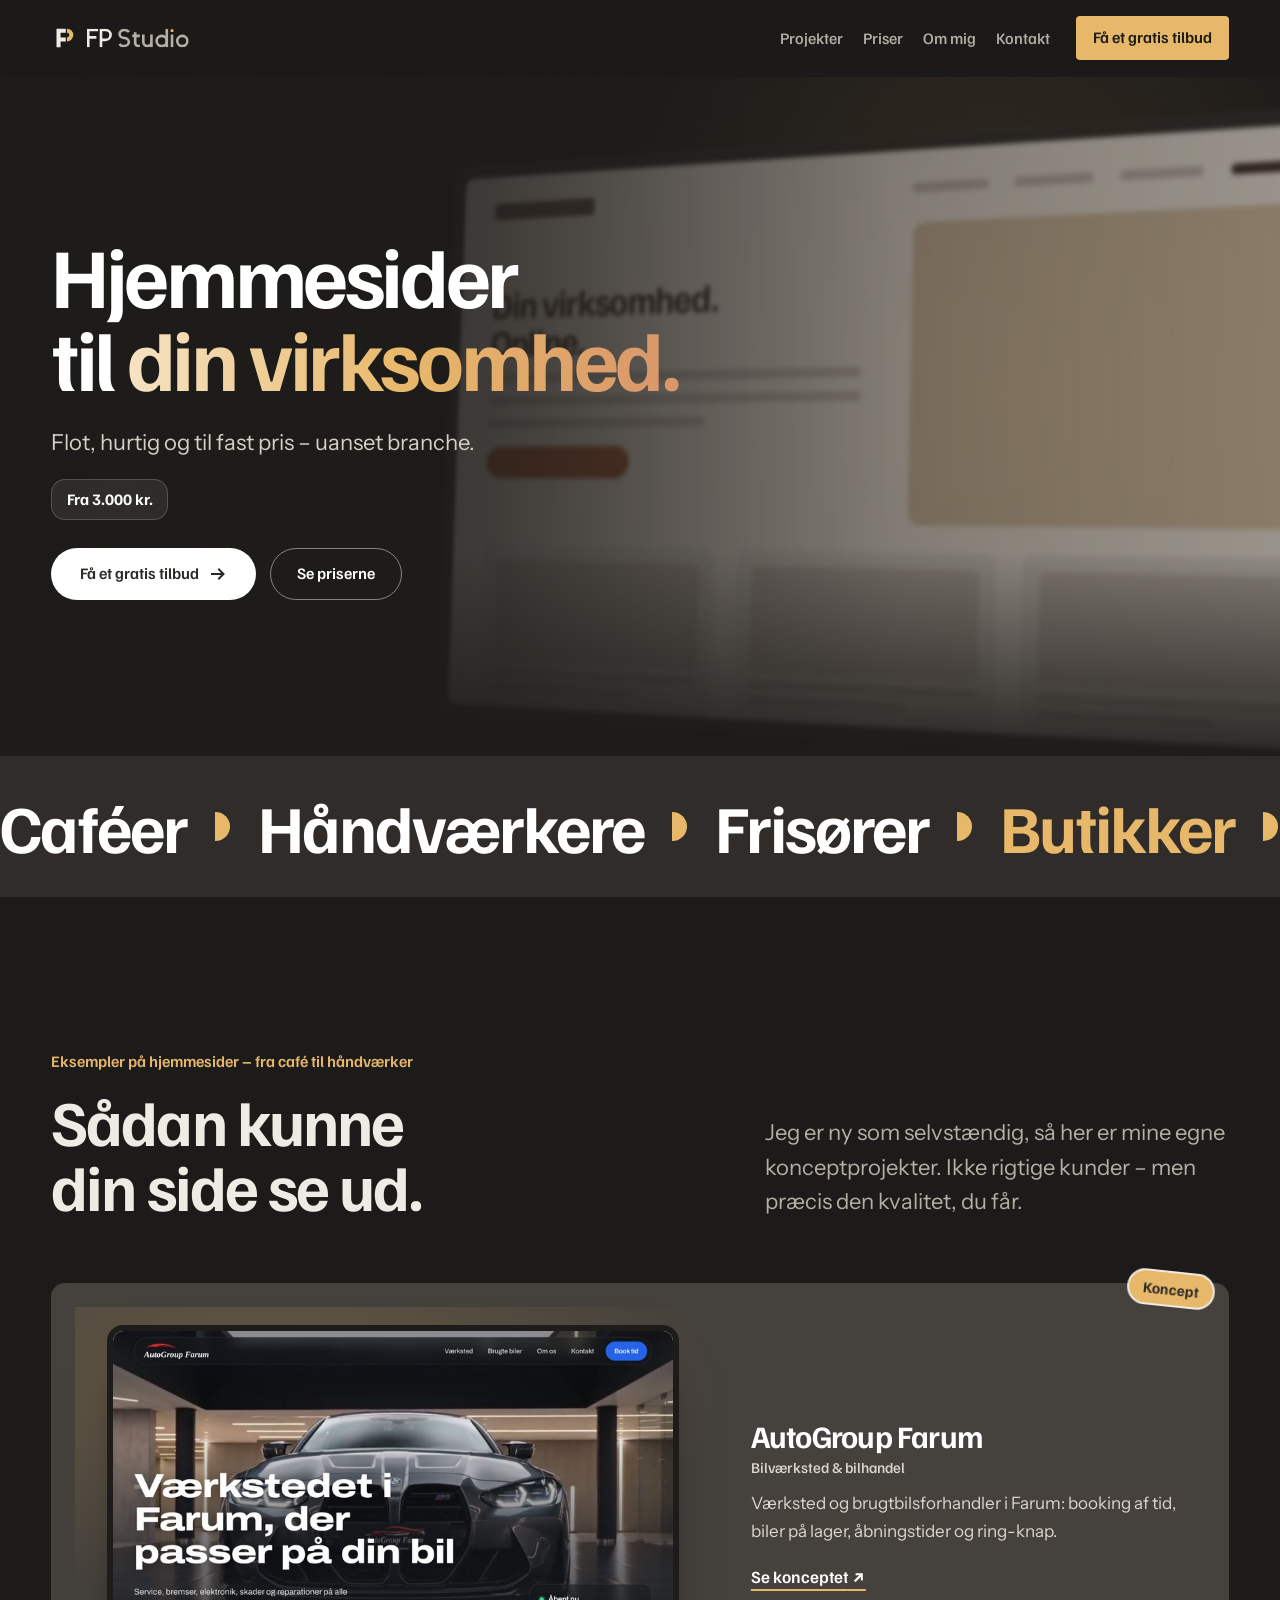
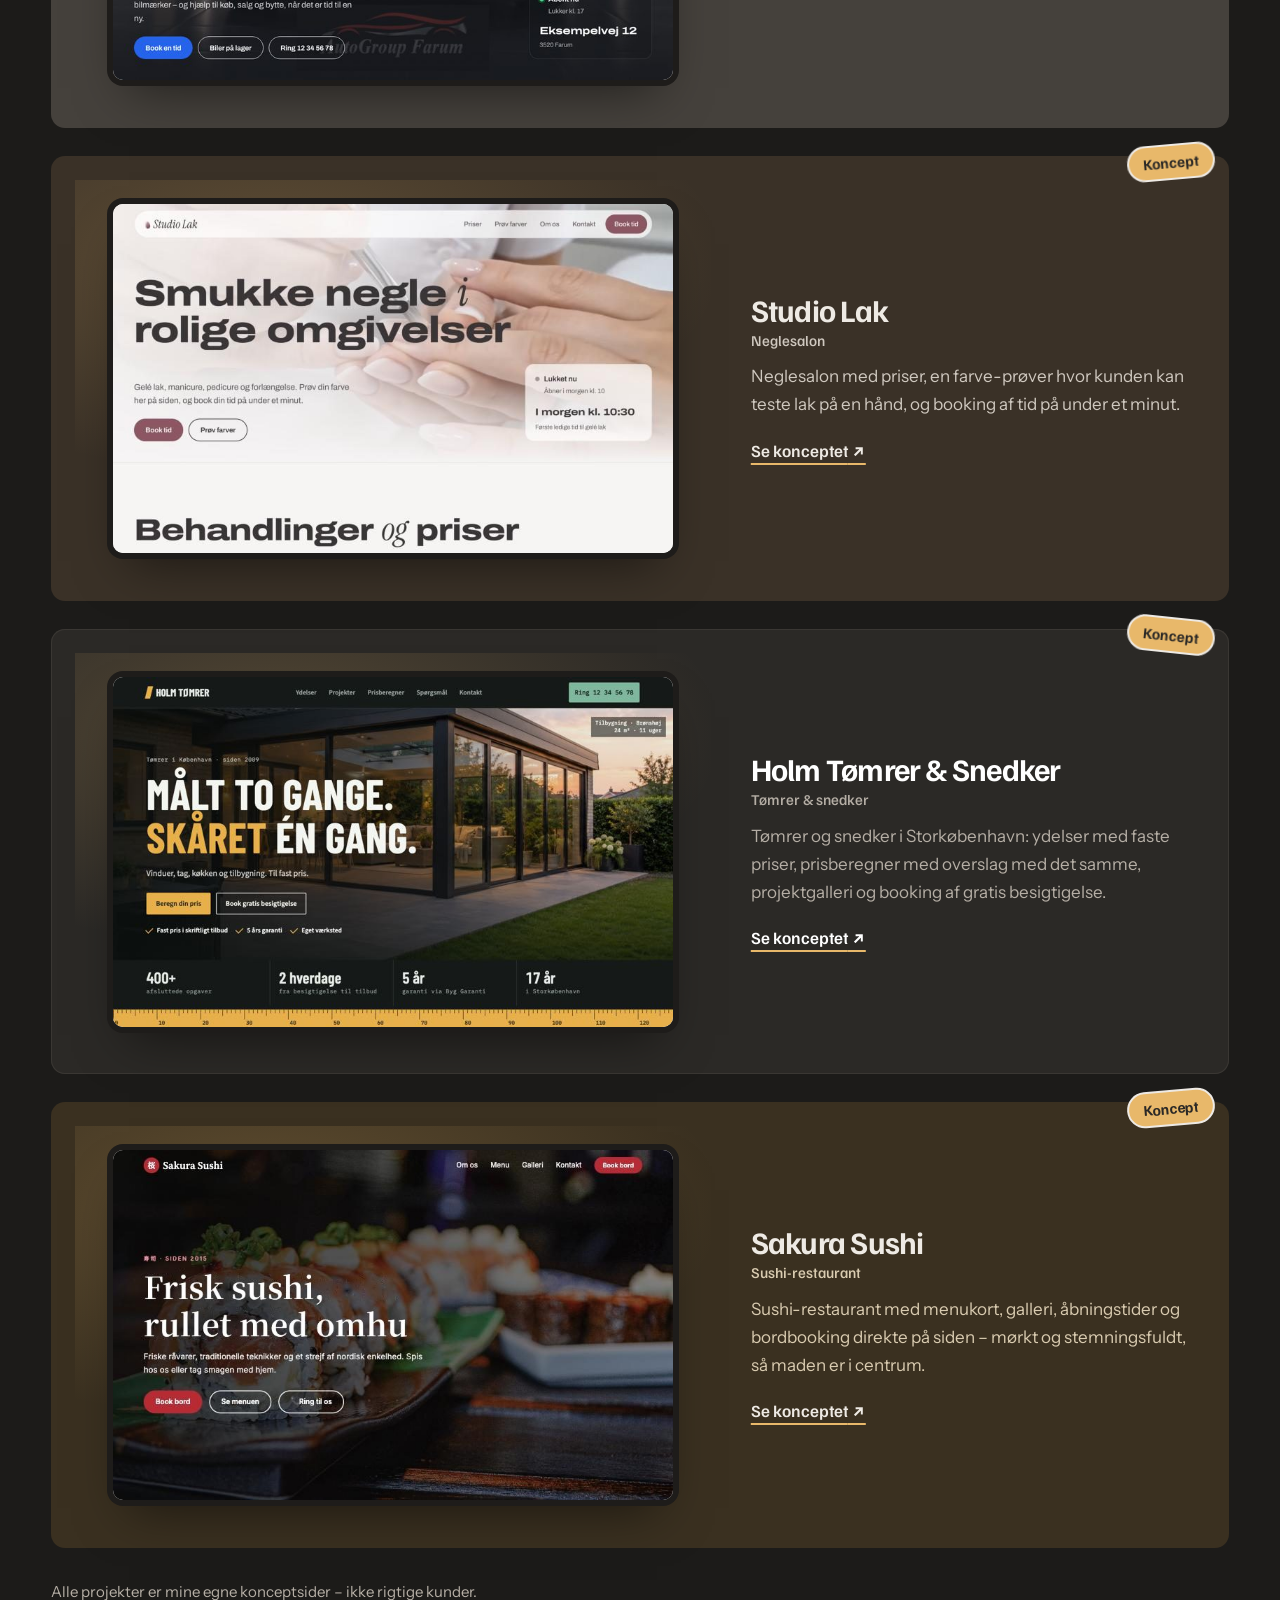
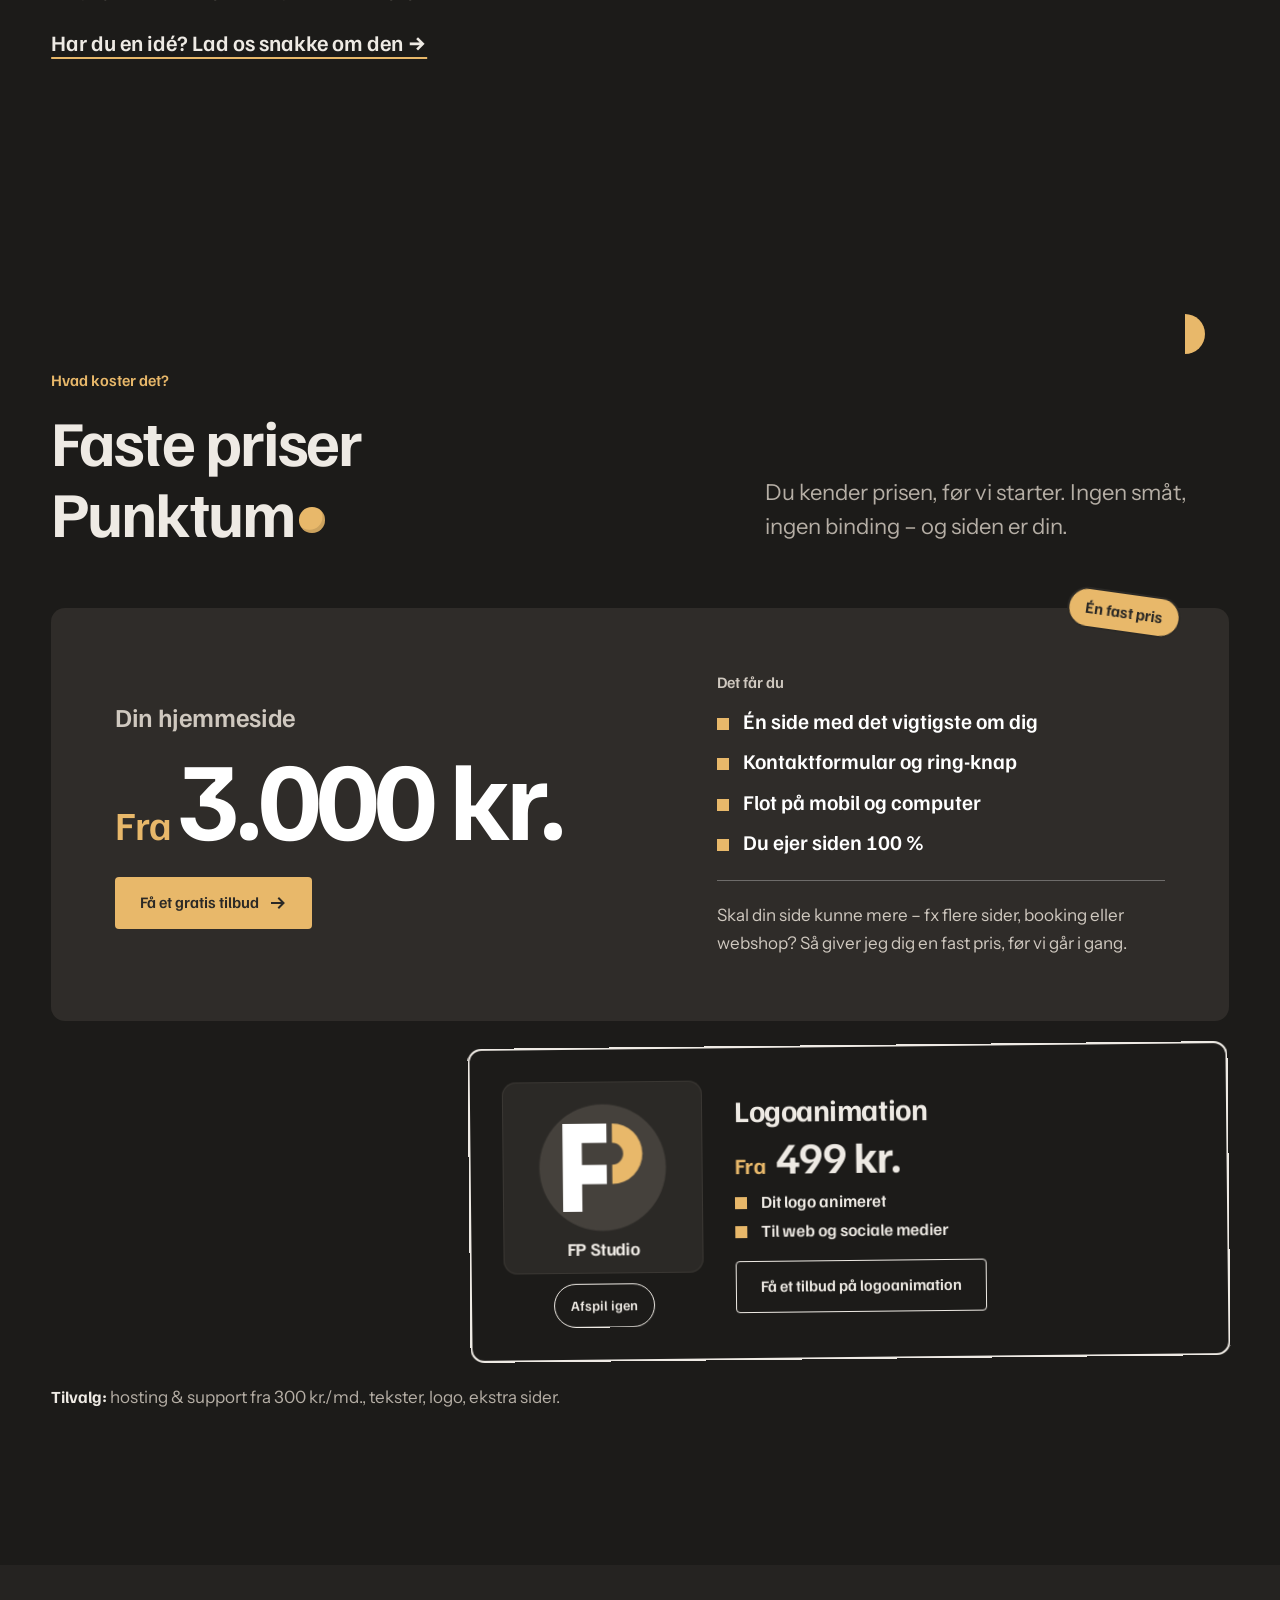
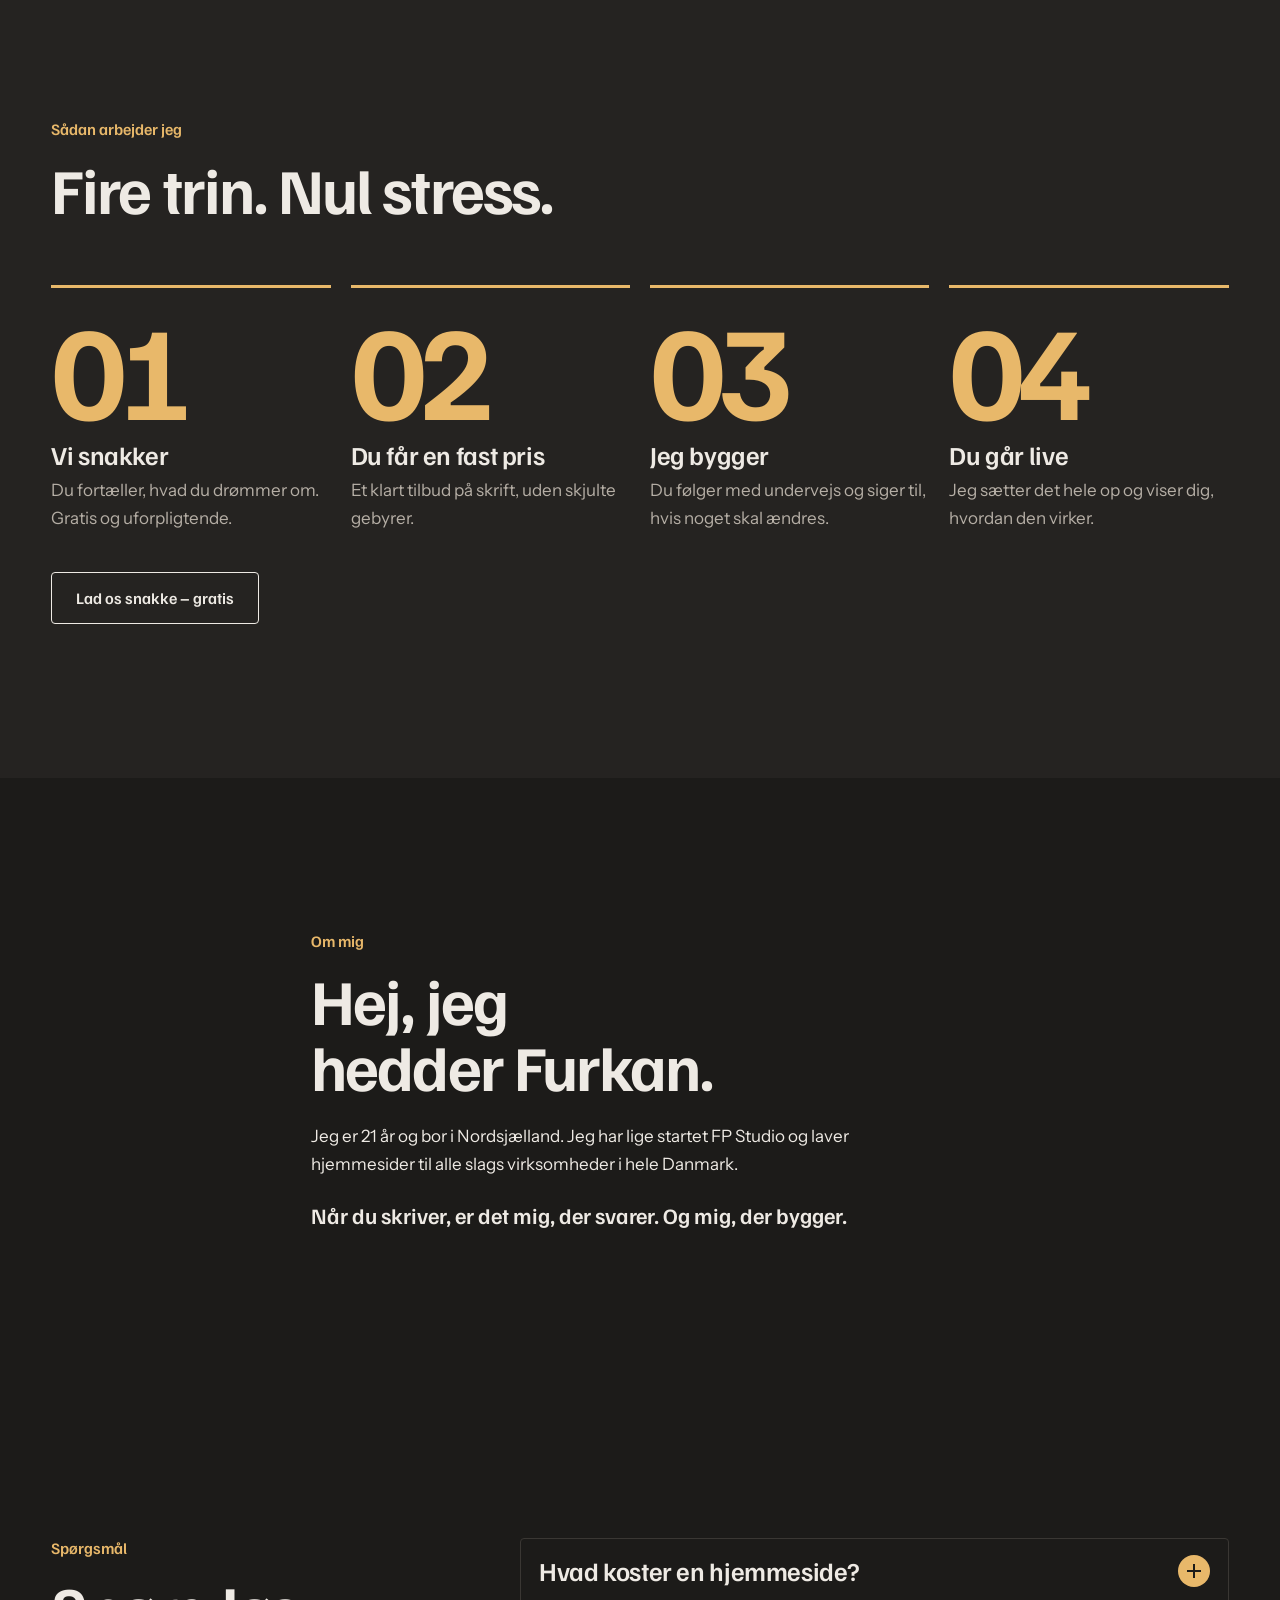
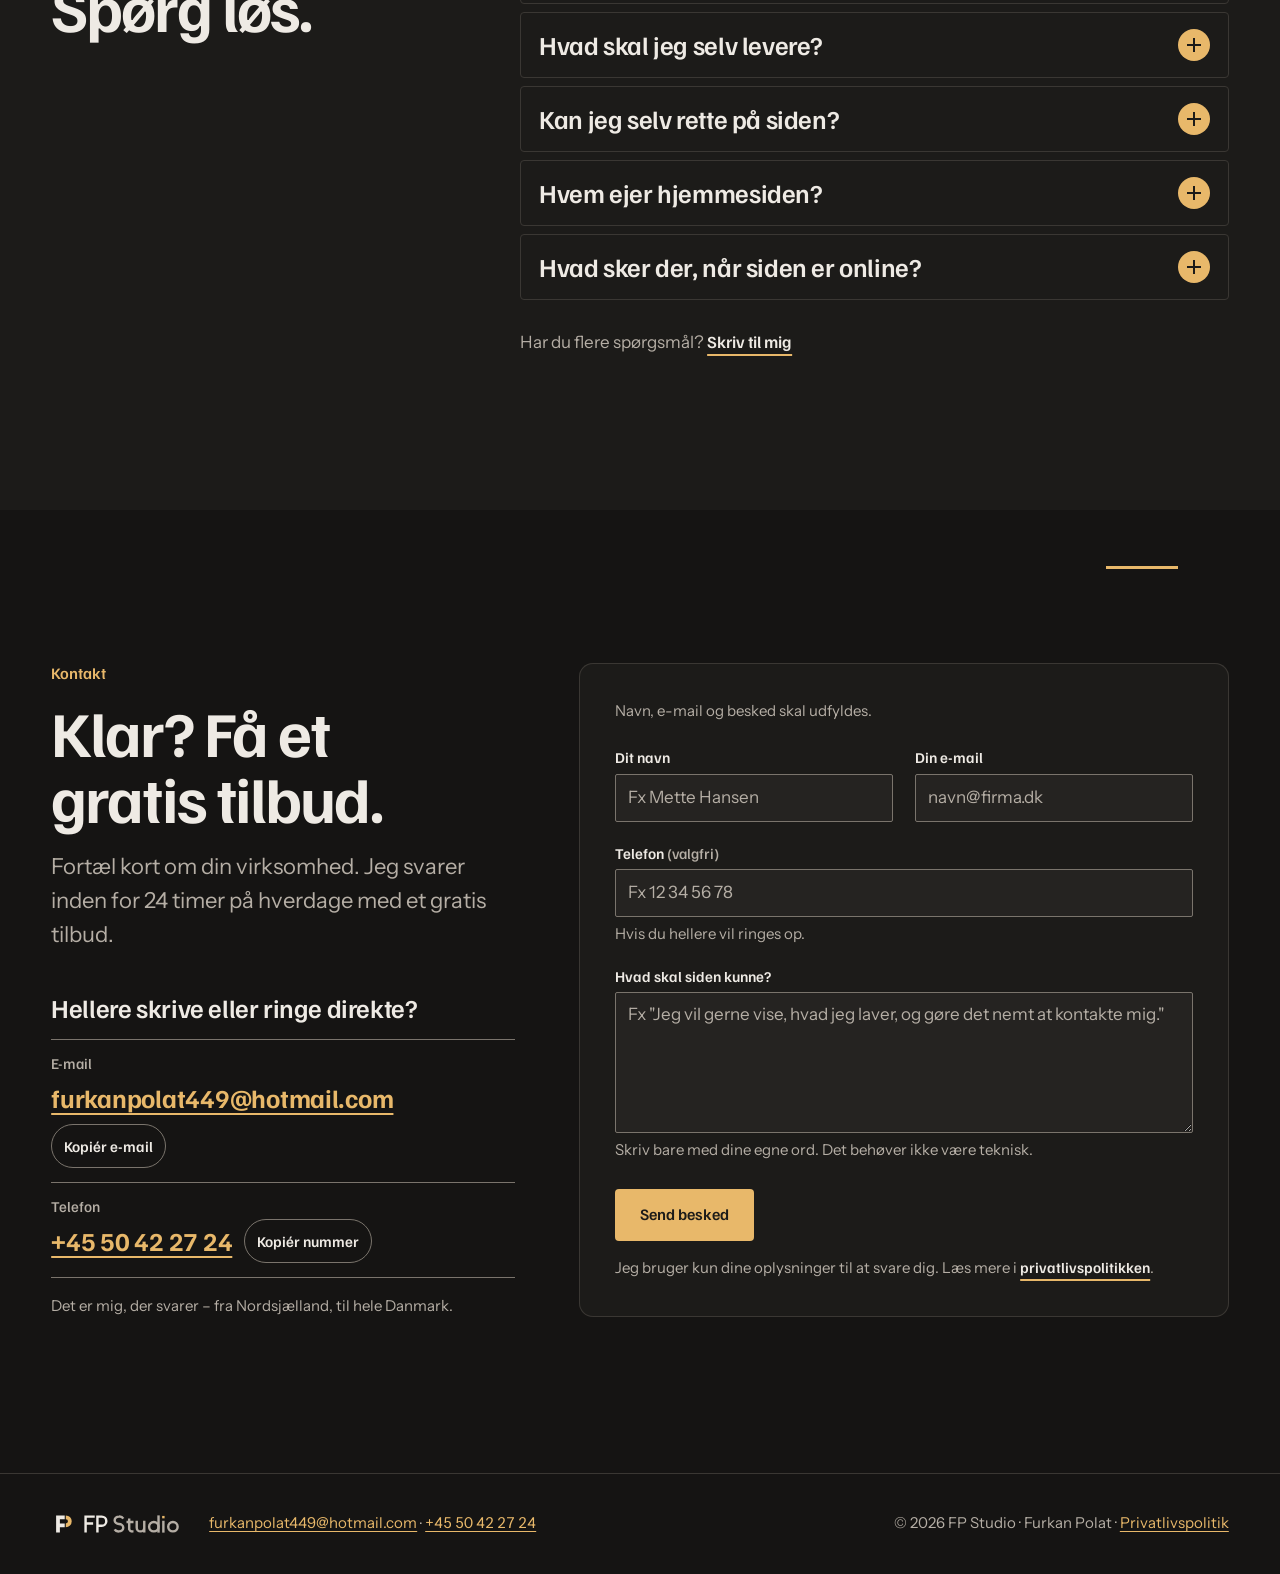
<file: index.html>
<!doctype html>
<html lang="da" data-theme="dark">
<head>
<meta charset="utf-8">
<meta name="viewport" content="width=device-width, initial-scale=1, viewport-fit=cover">
<title>Hjemmeside til din virksomhed fra 3.000 kr. | FP Studio</title>
<meta name="description" content="Hjemmeside til din virksomhed – uanset branche. Fast pris fra 3.000 kr. og logoanimation fra 499 kr. Du ejer siden og taler direkte med mig.">
<meta property="og:type" content="website">
<meta property="og:locale" content="da_DK">
<meta property="og:site_name" content="FP Studio">
<meta property="og:title" content="Hjemmeside til din virksomhed fra 3.000 kr. | FP Studio, Nordsjælland">
<meta property="og:description" content="Hjemmesider til alle slags virksomheder. Fast pris fra 3.000 kr., logoanimation fra 499 kr., ingen binding – og direkte kontakt til mig.">
<meta name="theme-color" content="#1C1B19">
<!-- Før siden går live, når domænet er bekræftet (ingen falske URL'er her):
<link rel="canonical" href="https://fpstudio.dk/">
<meta property="og:url" content="https://fpstudio.dk/">
<meta property="og:image" content="https://fpstudio.dk/og-image.png">
<meta property="og:image:width" content="1200"><meta property="og:image:height" content="630">
<meta property="og:image:alt" content="FP Studio – hjemmesider til din virksomhed fra 3.000 kr.">
<meta name="twitter:card" content="summary_large_image">
-->
<link rel="icon" type="image/svg+xml" href="favicon.svg">
<link rel="icon" type="image/png" sizes="32x32" href="favicon-32.png">
<link rel="apple-touch-icon" href="apple-touch-icon.png">
<link rel="preconnect" href="https://fonts.googleapis.com">
<link rel="preconnect" href="https://fonts.gstatic.com" crossorigin>
<link rel="stylesheet" href="https://fonts.googleapis.com/css2?family=Familjen+Grotesk:wght@500;600;700&family=Instrument+Sans:wght@400;500;600&display=swap">
<!-- Strukturerede data. Før siden går live: tilføj "url", "logo", "image", "sameAs" (LinkedIn/Instagram), når de findes. Ingen anmeldelser/ratings, før de er ægte. -->
<script type="application/ld+json">
{
 "@context": "https://schema.org",
 "@graph": [
  {
   "@type": "ProfessionalService",
   "name": "FP Studio",
   "url": "https://fpstudio.dk/",
   "image": "https://fpstudio.dk/og-image.png",
   "description": "Hjemmesider til alle slags virksomheder – uanset branche. Fast pris fra 3.000 kr.",
   "founder": {
    "@type": "Person",
    "name": "Furkan Polat",
    "jobTitle": "Webdesigner og udvikler"
   },
   "email": "furkanpolat449@hotmail.com",
   "telephone": "+4550422724",
   "address": {
    "@type": "PostalAddress",
    "addressRegion": "Nordsjælland",
    "addressCountry": "DK"
   },
   "areaServed": {
    "@type": "Country",
    "name": "Danmark"
   },
   "priceRange": "499–3.000+ kr.",
   "makesOffer": [{
    "@type": "Offer",
    "name": "Hjemmeside",
    "price": "3000",
    "priceCurrency": "DKK",
    "priceSpecification": {
     "@type": "PriceSpecification",
     "minPrice": "3000",
     "priceCurrency": "DKK"
    },
    "itemOffered": {
     "@type": "Service",
     "name": "Hjemmeside",
     "description": "Én side med det vigtigste om din virksomhed, kontaktformular og ring-knap, flot på mobil og computer."
    }
   },
   {
    "@type": "Offer",
    "name": "Logoanimation",
    "price": "499",
    "priceCurrency": "DKK",
    "priceSpecification": {
     "@type": "PriceSpecification",
     "minPrice": "499",
     "priceCurrency": "DKK"
    },
    "itemOffered": {
     "@type": "Service",
     "name": "Logoanimation",
     "description": "Dit logo animeret – til web og sociale medier."
    }
   }]
  },
  {
   "@type": "WebSite",
   "name": "FP Studio",
   "inLanguage": "da-DK"
  },
  {
   "@type": "FAQPage",
   "mainEntity": [
    {
     "@type": "Question",
     "name": "Hvad koster en hjemmeside?",
     "acceptedAnswer": { "@type": "Answer", "text": "Fra 3.000 kr. for en enkel side. Skal den kunne mere, får du altid en fast pris på skrift, før vi starter." }
    },
    {
     "@type": "Question",
     "name": "Hvad skal jeg selv levere?",
     "acceptedAnswer": { "@type": "Answer", "text": "Logo, billeder og lidt tekst om din forretning. Mangler du noget, hjælper jeg." }
    },
    {
     "@type": "Question",
     "name": "Kan jeg selv rette på siden?",
     "acceptedAnswer": { "@type": "Answer", "text": "Småting retter jeg gerne for dig. Vil du selv kunne rette tekst og billeder, bygger jeg det ind – så står det i dit tilbud, og jeg viser dig hvordan." }
    },
    {
     "@type": "Question",
     "name": "Hvem ejer hjemmesiden?",
     "acceptedAnswer": { "@type": "Answer", "text": "Det gør du. Siden, teksterne og domænet er dine 100 %." }
    },
    {
     "@type": "Question",
     "name": "Hvad sker der, når siden er online?",
     "acceptedAnswer": { "@type": "Answer", "text": "Siden er din, og du får en kort gennemgang. Vil du have hjælp til drift og opdateringer, koster det fra 300 kr./md. uden binding." }
    }
   ]
  }
 ]
}
</script>
<link rel="stylesheet" href="styles.css">
</head>
<body>
<a class="skip" href="#main">Spring til indhold</a>

<header class="site-header" id="site-header">
  <div class="wrap header-inner">
    <a class="brand" href="#top" aria-label="FP Studio – til forsiden"><svg class="logo logo-full" viewBox="0 0 241.5 48" width="145" height="29" aria-hidden="true" focusable="false"><g transform="translate(-0.5 0)"><path class="ink bi-f" d="M10 8H26V15H17V23H26V30H17V40H10Z"/><path class="arc bi-arc" d="M28 8A11 11 0 0 1 28 30V23A4 4 0 0 0 28 15Z"/></g><g class="bi-word" transform="translate(62 0)"><path class="ink-s" d="M2.25 40V10.25H19.25M2.25 23H16.25" fill="none" stroke-width="4.5" stroke-linecap="butt" stroke-linejoin="miter"/><path class="ink-s" d="M24.25 40V10.25H32.25A8.5 8.5 0 0 1 32.25 27.25H24.25" fill="none" stroke-width="4.5" stroke-linecap="butt" stroke-linejoin="miter"/><path class="studio" d="M72.25 14.03125A8 6.875 0 0 0 64.25 10.25A8 6.875 0 0 0 56.25 17.125A8 6.875 0 0 0 64.25 24A8 6.875 0 0 1 72.25 30.875A8 6.875 0 0 1 64.25 37.75A8 6.875 0 0 1 56.25 33.96875" fill="none" stroke-width="4.5" stroke-linecap="butt" stroke-linejoin="miter"/><path class="studio" d="M83.25 14V34A6 6 0 0 0 89.25 37.75H91.25M78.25 20.25H91.25" fill="none" stroke-width="4.5" stroke-linecap="butt" stroke-linejoin="miter"/><path class="studio" d="M97.25 18V30.75A7 7 0 0 0 111.25 30.75M111.25 18V40" fill="none" stroke-width="4.5" stroke-linecap="butt" stroke-linejoin="miter"/><path class="studio" d="M129 20.25A8.75 8.75 0 1 0 129 37.75A8.75 8.75 0 1 0 129 20.25Z" fill="none" stroke-width="4.5" stroke-linecap="butt" stroke-linejoin="miter"/><path class="studio" d="M137.75 8V40" fill="none" stroke-width="4.5" stroke-linecap="butt" stroke-linejoin="miter"/><path class="studio" d="M146.75 18V40" fill="none" stroke-width="4.5" stroke-linecap="butt" stroke-linejoin="miter"/><path class="dot bi-dot" d="M144.5 9h4.5v4.5h-4.5Z"/><path class="studio" d="M164.5 20.25A8.75 8.75 0 1 0 164.5 37.75A8.75 8.75 0 1 0 164.5 20.25Z" fill="none" stroke-width="4.5" stroke-linecap="butt" stroke-linejoin="miter"/></g></svg><svg class="logo logo-mark-only" viewBox="0 0 48 48" width="34" height="34" aria-hidden="true" focusable="false"><g transform="translate(-0.5 0)"><path class="ink bi-f" d="M10 8H26V15H17V23H26V30H17V40H10Z"/><path class="arc bi-arc" d="M28 8A11 11 0 0 1 28 30V23A4 4 0 0 0 28 15Z"/></g></svg></a>
    <nav class="nav-desktop" aria-label="Hovedmenu">
      <ul>
        <li><a href="#projekter">Projekter</a></li>
        <li><a href="#priser">Priser</a></li>
        <li><a href="#om">Om mig</a></li>
        <li><a href="#kontakt">Kontakt</a></li>
      </ul>
    </nav>
    <div class="header-actions">
      <a class="btn btn-primary btn-compact header-cta" href="#kontakt">Få et gratis tilbud</a>
      <button type="button" class="menu-btn" id="menu-btn" aria-expanded="false" aria-controls="mobilmenu" aria-label="Åbn menu"><span aria-hidden="true">Menu</span><span class="bars" aria-hidden="true"></span></button>
    </div>
  </div>
  <div class="mobile-menu" id="mobilmenu" hidden>
    <nav class="wrap" aria-label="Mobilmenu">
      <ul>
        <li><a href="#projekter">Projekter</a></li>
        <li><a href="#priser">Priser</a></li>
        <li><a href="#om">Om mig</a></li>
        <li><a href="#kontakt">Kontakt</a></li>
      </ul>
      <a class="btn btn-primary" href="#kontakt">Få et gratis tilbud</a>
    </nav>
  </div>
</header>

<main id="main" tabindex="-1">

  <!-- ============ HERO ============ -->
  <section id="top" class="hero hero--dark" aria-labelledby="hero-title">
    <div class="hero-scene" aria-hidden="true">
      <div class="hs-glow"></div>
      <div class="hs-screen"><div class="hs-bezel"><div class="hs-site">
        <div class="hs-nav"><span class="hs-logo"></span><span></span><span></span><span></span><span class="hs-btn"></span></div>
        <div class="hs-main"><div class="hs-copy"><p class="hs-h">Din virksomhed.<br>Online.</p><b></b><b></b><b class="short"></b><span class="hs-btn big"></span></div><div class="hs-img"></div></div>
        <div class="hs-cards"><div class="hs-card"><i></i><b></b><b></b></div><div class="hs-card"><i></i><b></b><b></b></div><div class="hs-card"><i></i><b></b><b></b></div></div>
      </div></div><div class="hs-stand"></div></div>
    </div>
    <div class="hero-shade" aria-hidden="true"></div>
    <div class="wrap">
      <div class="hero-text">
        <!-- Branche-ordene står i HERO_WORDS i js/script.js (og som kopi herunder). Det sidste ord er hvileordet. -->
        <h1 class="hero-h1" id="hero-title"><span class="ln">Hjemmesider</span> <span class="ln">til <span class="swap" aria-hidden="true"><span>caféer.</span><span>tømrere.</span><span>frisører.</span><span>butikker.</span><span>fitnesscentre.</span><span>revisorer.</span><span>VVS'ere.</span><span>klinikker.</span><span>foreninger.</span><span>restauranter.</span><span>hjemmeplejen.</span><span class="is-on">din virksomhed.</span></span><span class="visually-hidden">din virksomhed – uanset branche.</span></span></h1>
        <p class="hero-lead">Flot, hurtig og til fast pris – uanset branche.</p>
        <p class="price-chip"><strong>Fra 3.000 kr.</strong></p>
        <div class="hero-ctas">
          <a class="btn btn-primary btn-cta" href="#kontakt">Få et gratis tilbud<svg viewBox="0 0 18 18" aria-hidden="true" fill="none" stroke="currentColor" stroke-width="2" stroke-linecap="square"><path d="M3 9h11M10 4.5 14.5 9 10 13.5"/></svg></a>
          <a class="btn btn-ghost" href="#priser">Se priserne</a>
        </div>
      </div>
    </div>
  </section>

  <!-- ============ BRANCHE-BÅND ============ -->
  <div class="band" id="band">
    <div class="band-track" aria-hidden="true">
      <ul class="band-list"><li>Caféer</li><li>Håndværkere</li><li>Frisører</li><li>Butikker</li><li>Fitness</li><li>Revisorer</li><li>Klinikker</li><li>Foreninger</li><li>Restauranter</li><li>Hjemmepleje</li><li>Advokater</li><li>Fysioterapeuter</li><li>Rengøring</li><li>Kunstnere</li><li>Webshops</li><li>Iværksættere</li></ul>
    </div>
    <p class="sr-only">Jeg laver hjemmesider til alle brancher – fx caféer, håndværkere, frisører, butikker, klinikker, foreninger og iværksættere.</p>
  </div>

  <!-- ============ PROJEKTER ============ -->
  <section id="projekter" class="section" aria-labelledby="projekter-title">
    <div class="wrap">
      <div class="sec-head rv">
        <h2 id="projekter-title"><span class="kicker">Eksempler på hjemmesider – fra café til håndværker</span> Sådan kunne din side se ud.</h2>
        <p>Jeg er ny som selvstændig, så her er mine egne konceptprojekter. Ikke rigtige kunder – men præcis den kvalitet, du får.</p>
      </div>
      <!-- Projekterne står i PROJECTS i js/script.js. Herunder er en forhåndstegnet kopi. -->
      <ul class="p-grid" id="project-grid"><li class="p-card p-card--cobalt p-card--wide rv" style="--i:0" data-category="auto" aria-labelledby="proj-autogroup"><figure class="project-media project-media--shot"><a class="mk-browser mk-link" href="https://f-polat.github.io/autogroup-farum/" target="_blank" rel="noopener" tabindex="-1" aria-hidden="true"><img class="mk-shot" src="[data-uri]" width="800" height="500" alt="Forsiden af AutoGroup Farum: Værkstedet i Farum, der passer på din bil, med knapperne Book en tid, Biler på lager og Ring" loading="lazy" decoding="async"></a></figure><p class="sticker sticker--status badge--live" style="--r:6deg">Koncept</p><h3 id="proj-autogroup">AutoGroup Farum</h3><p class="p-cat">Bilværksted &amp; bilhandel</p><p class="p-idea">Værksted og brugtbilsforhandler i Farum: booking af tid, biler på lager, åbningstider og ring-knap.</p><p class="p-live"><a class="text-link" href="https://f-polat.github.io/autogroup-farum/" target="_blank" rel="noopener">Se konceptet<span class="sr-only"> (åbner i en ny fane)</span> ↗</a></p></li><li class="p-card p-card--soft p-card--wide rv" style="--i:1" data-category="skoenhed" aria-labelledby="proj-studiolak"><figure class="project-media project-media--shot"><a class="mk-browser mk-link" href="https://f-polat.github.io/StudioLak/" target="_blank" rel="noopener" tabindex="-1" aria-hidden="true"><img class="mk-shot" src="[data-uri]" width="800" height="500" alt="Forsiden af Studio Lak: Smukke negle i rolige omgivelser, med knapperne Book tid og Prøv farver" loading="lazy" decoding="async"></a></figure><p class="sticker sticker--status badge--live" style="--r:-5deg">Koncept</p><h3 id="proj-studiolak">Studio Lak</h3><p class="p-cat">Neglesalon</p><p class="p-idea">Neglesalon med priser, en farve-prøver hvor kunden kan teste lak på en hånd, og booking af tid på under et minut.</p><p class="p-live"><a class="text-link" href="https://f-polat.github.io/StudioLak/" target="_blank" rel="noopener">Se konceptet<span class="sr-only"> (åbner i en ny fane)</span> ↗</a></p></li><li class="p-card p-card--ink p-card--wide rv" style="--i:2" data-category="haandvaerk" aria-labelledby="proj-holm"><figure class="project-media project-media--shot"><a class="mk-browser mk-link" href="https://f-polat.github.io/Holm-T-mrer/" target="_blank" rel="noopener" tabindex="-1" aria-hidden="true"><img class="mk-shot" src="[data-uri]" width="800" height="500" alt="Forsiden af Holm Tømrer &amp; Snedker: Målt to gange. Skåret én gang., med knapperne Beregn din pris og Book gratis besigtigelse" loading="lazy" decoding="async"></a></figure><p class="sticker sticker--status badge--live" style="--r:6deg">Koncept</p><h3 id="proj-holm">Holm Tømrer &amp; Snedker</h3><p class="p-cat">Tømrer &amp; snedker</p><p class="p-idea">Tømrer og snedker i Storkøbenhavn: ydelser med faste priser, prisberegner med overslag med det samme, projektgalleri og booking af gratis besigtigelse.</p><p class="p-live"><a class="text-link" href="https://f-polat.github.io/Holm-T-mrer/" target="_blank" rel="noopener">Se konceptet<span class="sr-only"> (åbner i en ny fane)</span> ↗</a></p></li><li class="p-card p-card--lime p-card--wide rv" style="--i:3" data-category="restaurant" aria-labelledby="proj-sakura"><figure class="project-media project-media--shot"><a class="mk-browser mk-link" href="https://f-polat.github.io/SakuraSushi/" target="_blank" rel="noopener" tabindex="-1" aria-hidden="true"><img class="mk-shot" src="[data-uri]" width="800" height="500" alt="Forsiden af Sakura Sushi: Frisk sushi, rullet med omhu, med knapperne Book bord, Se menuen og Ring til os" loading="lazy" decoding="async"></a></figure><p class="sticker sticker--status badge--live" style="--r:-5deg">Koncept</p><h3 id="proj-sakura">Sakura Sushi</h3><p class="p-cat">Sushi-restaurant</p><p class="p-idea">Sushi-restaurant med menukort, galleri, åbningstider og bordbooking direkte på siden – mørkt og stemningsfuldt, så maden er i centrum.</p><p class="p-live"><a class="text-link" href="https://f-polat.github.io/SakuraSushi/" target="_blank" rel="noopener">Se konceptet<span class="sr-only"> (åbner i en ny fane)</span> ↗</a></p></li></ul>
      <p class="stock-note">Alle projekter er mine egne konceptsider – ikke rigtige kunder.</p>
      <p class="after-grid"><a class="text-link" href="#kontakt">Har du en idé? Lad os snakke om den →</a></p>
    </div>
  </section>

  <!-- ============ PRIS ============ -->
  <section id="priser" class="section" aria-labelledby="priser-title">
    <div class="wrap">
      <div class="sec-head rv">
        <h2 id="priser-title"><span class="kicker">Hvad koster det?</span> Faste priser Punktum<span class="pdot"><span class="pdot-c">.</span></span></h2>
        <p>Du kender prisen, før vi starter. Ingen småt, ingen binding – og siden er din.</p>
        <span class="drift drift--arc" aria-hidden="true"></span>
      </div>

      <!-- Prisen: ret her og i FAQ-svaret, title/meta og JSON-LD øverst i filen. -->
      <article class="offer rv" aria-labelledby="offer-title">
        <p class="sticker sticker--lime offer-sticker" style="--r:8deg" aria-hidden="true">Én fast pris</p>
        <div class="offer-main">
          <h3 id="offer-title" class="offer-name">Din hjemmeside</h3>
          <p class="offer-price"><span class="from">Fra</span> <span class="amount">3.000 kr.</span></p>
          <a class="btn btn-lime btn-cta" href="#kontakt" data-topic="hjemmeside">Få et gratis tilbud<svg viewBox="0 0 18 18" aria-hidden="true" fill="none" stroke="currentColor" stroke-width="2" stroke-linecap="square"><path d="M3 9h11M10 4.5 14.5 9 10 13.5"/></svg></a>
        </div>
        <div class="offer-side">
          <p class="offer-h">Det får du</p>
          <ul class="checks">
            <li>Én side med det vigtigste om dig</li>
            <li>Kontaktformular og ring-knap</li>
            <li>Flot på mobil og computer</li>
            <li>Du ejer siden 100 %</li>
          </ul>
          <p class="offer-more">Skal din side kunne mere – fx flere sider, booking eller webshop? Så giver jeg dig en fast pris, før vi går i gang.</p>
        </div>
      </article>

      <!-- Ekstra ydelse: logoanimation. Ret pris her, i meta description og i JSON-LD. -->
      <article class="offer-mini rv" aria-labelledby="logo-title">
        <div class="lm">
          <div class="lm-stage" aria-hidden="true">
            <svg viewBox="0 0 48 48" width="132" height="132" focusable="false">
              <circle class="lm-bg" cx="24" cy="24" r="23"/>
              <circle class="lm-ring" cx="24" cy="24" r="23"/>
              <g class="lm-sparks">
                <rect class="lm-spark" style="--dx:8px;--dy:-11px" x="36.5" y="17.5" width="3" height="3"/>
                <rect class="lm-spark" style="--dx:13px;--dy:-4px" x="36.5" y="17.5" width="3" height="3"/>
                <rect class="lm-spark" style="--dx:12px;--dy:6px" x="36.5" y="17.5" width="3" height="3"/>
                <rect class="lm-spark" style="--dx:5px;--dy:12px" x="36.5" y="17.5" width="3" height="3"/>
                <rect class="lm-spark" style="--dx:2px;--dy:-14px" x="36.5" y="17.5" width="3" height="3"/>
                <rect class="lm-spark" style="--dx:15px;--dy:1px" x="36.5" y="17.5" width="3" height="3"/>
                <rect class="lm-spark" style="--dx:-2px;--dy:14px" x="36.5" y="17.5" width="3" height="3"/>
                <rect class="lm-spark" style="--dx:10px;--dy:-9px" x="36.5" y="17.5" width="3" height="3"/>
              </g>
              <g class="lm-mark" transform="translate(-0.5 0)">
                <g class="lm-squash">
                  <rect class="lm-f lm-stem" x="10" y="8" width="7" height="32"/>
                  <rect class="lm-f lm-arm1" x="15" y="8" width="11" height="7"/>
                  <rect class="lm-f lm-arm2" x="15" y="23" width="11" height="7"/>
                  <path class="lm-arc" d="M28 8A11 11 0 0 1 28 30V23A4 4 0 0 0 28 15Z"/>
                </g>
              </g>
            </svg>
            <span class="lm-word">FP Studio</span>
          </div>
          <button class="lm-replay" type="button" aria-label="Afspil logoanimationen igen">Afspil igen</button>
        </div>
        <div class="offer-mini-body">
          <h3 id="logo-title">Logoanimation</h3>
          <p class="mini-price"><span class="from">Fra</span> <span class="amount">499 kr.</span></p>
          <ul class="checks checks--mini">
            <li>Dit logo animeret</li>
            <li>Til web og sociale medier</li>
          </ul>
          <a class="btn btn-secondary" href="#kontakt" data-topic="logoanimation">Få et tilbud på logoanimation</a>
        </div>
      </article>

      <p class="addons-line" id="tilvalg"><strong>Tilvalg:</strong> hosting &amp; support fra 300 kr./md., tekster, logo, ekstra sider.</p>
    </div>
  </section>

  <!-- ============ PROCES ============ -->
  <section id="proces" class="section sec-ice" aria-labelledby="proces-title">
    <div class="wrap">
      <div class="sec-head rv">
        <h2 id="proces-title"><span class="kicker">Sådan arbejder jeg</span> Fire trin. Nul stress.</h2>
      </div>
      <ol class="steps rv">
        <li><span class="step-line" aria-hidden="true"></span><span class="step-no" data-n="1" aria-hidden="true">01</span><h3>Vi snakker</h3><p>Du fortæller, hvad du drømmer om. Gratis og uforpligtende.</p></li>
        <li><span class="step-line" aria-hidden="true"></span><span class="step-no" data-n="2" aria-hidden="true">02</span><h3>Du får en fast pris</h3><p>Et klart tilbud på skrift, uden skjulte gebyrer.</p></li>
        <li><span class="step-line" aria-hidden="true"></span><span class="step-no" data-n="3" aria-hidden="true">03</span><h3>Jeg bygger</h3><p>Du følger med undervejs og siger til, hvis noget skal ændres.</p></li>
        <li><span class="step-line" aria-hidden="true"></span><span class="step-no" data-n="4" aria-hidden="true">04</span><h3>Du går live</h3><p>Jeg sætter det hele op og viser dig, hvordan den virker.</p></li>
      </ol>
      <div class="after-steps">
        <a class="btn btn-secondary" href="#kontakt">Lad os snakke – gratis</a>
      </div>
    </div>
  </section>

  <!-- ============ OM MIG ============ -->
  <section id="om" class="section" aria-labelledby="om-title">
    <div class="wrap about">
      <div class="about-text">
        <p class="kicker">Om mig</p>
        <h2 id="om-title">Hej, jeg hedder Furkan.</h2>
        <p>Jeg er 21 år og bor i Nordsjælland. Jeg har lige startet FP Studio og laver hjemmesider til alle slags virksomheder i hele Danmark.</p>
        <p class="about-punch">Når du skriver, er det mig, der svarer. Og mig, der bygger.</p>
      </div>
    </div>
  </section>

  <!-- ============ FAQ ============ -->
  <section id="faq" class="section" aria-labelledby="faq-title">
    <div class="wrap faq-wrap">
      <div class="faq-head">
        <p class="kicker">Spørgsmål</p>
        <h2 id="faq-title">Spørg løs.</h2>
      </div>
      <div>
        <!-- Ret også samme tekst i FAQPage i JSON-LD øverst i filen. -->
        <div class="faq-list">
          <details><summary>Hvad koster en hjemmeside?<span class="plus" aria-hidden="true"></span></summary><div class="faq-answer"><p>Fra 3.000 kr. for en enkel side. Skal den kunne mere, får du altid en fast pris på skrift, før vi starter.</p></div></details>
          <details><summary>Hvad skal jeg selv levere?<span class="plus" aria-hidden="true"></span></summary><div class="faq-answer"><p>Logo, billeder og lidt tekst om din forretning. Mangler du noget, hjælper jeg.</p></div></details>
          <details><summary>Kan jeg selv rette på siden?<span class="plus" aria-hidden="true"></span></summary><div class="faq-answer"><p>Småting retter jeg gerne for dig. Vil du selv kunne rette tekst og billeder, bygger jeg det ind – så står det i dit tilbud, og jeg viser dig hvordan.</p><!-- [Furkan: bekræft pris på rettelser] --></div></details>
          <details><summary>Hvem ejer hjemmesiden?<span class="plus" aria-hidden="true"></span></summary><div class="faq-answer"><p>Det gør du. Siden, teksterne og domænet er dine 100 %.</p></div></details>
          <details><summary>Hvad sker der, når siden er online?<span class="plus" aria-hidden="true"></span></summary><div class="faq-answer"><p>Siden er din, og du får en kort gennemgang. Vil du have hjælp til drift og opdateringer, koster det fra 300 kr./md. uden binding.</p></div></details>
        </div>
        <p class="faq-more">Har du flere spørgsmål? <a class="text-link" href="#kontakt">Skriv til mig</a></p>
      </div>
    </div>
  </section>

  <!-- ============ KONTAKT ============ -->
  <section id="kontakt" class="section sec-ink" aria-labelledby="kontakt-title">
    <span class="drift drift--line" aria-hidden="true"></span>
    <div class="wrap">
      <div class="contact">
        <div class="contact-head on-ink rv">
          <p class="kicker">Kontakt</p>
          <h2 id="kontakt-title">Klar? Få et gratis tilbud.</h2>
          <p>Fortæl kort om din virksomhed. Jeg svarer inden for 24 timer på hverdage med et gratis tilbud.</p>
        </div>

        <div class="form-card">
          <form id="kontaktformular" novalidate>
            <div class="form-top">
              <div class="error-summary" id="form-errors" tabindex="-1" hidden></div>
              <p class="req-note">Navn, e-mail og besked skal udfyldes.</p>
            </div>
            <noscript><p class="form-note">Formularen kræver JavaScript. Skriv i stedet direkte til <a href="mailto:furkanpolat449@hotmail.com">furkanpolat449@hotmail.com</a>.</p></noscript>
            <div class="form-grid">
              <div class="field">
                <label for="navn">Dit navn</label>
                <input id="navn" name="navn" type="text" autocomplete="name" placeholder="Fx Mette Hansen" aria-describedby="navn-fejl" required>
                <p class="field-error" id="navn-fejl" hidden></p>
              </div>
              <div class="field">
                <label for="email">Din e-mail</label>
                <input id="email" name="email" type="email" autocomplete="email" inputmode="email" placeholder="navn@firma.dk" aria-describedby="email-fejl" required>
                <p class="field-error" id="email-fejl" hidden></p>
              </div>
              <div class="field full">
                <label for="telefon">Telefon <span class="opt">(valgfri)</span></label>
                <input id="telefon" name="telefon" type="tel" autocomplete="tel" inputmode="tel" placeholder="Fx 12 34 56 78" aria-describedby="telefon-hint telefon-fejl">
                <p class="hint" id="telefon-hint">Hvis du hellere vil ringes op.</p>
                <p class="field-error" id="telefon-fejl" hidden></p>
              </div>
              <div class="field full">
                <label for="besked">Hvad skal siden kunne?</label>
                <textarea id="besked" name="besked" rows="5" placeholder="Fx &quot;Jeg vil gerne vise, hvad jeg laver, og gøre det nemt at kontakte mig.&quot;" aria-describedby="besked-hint besked-fejl" required></textarea>
                <p class="hint" id="besked-hint">Skriv bare med dine egne ord. Det behøver ikke være teknisk.</p>
                <p class="field-error" id="besked-fejl" hidden></p>
              </div>
              <div class="hp" aria-hidden="true">
                <label for="hjemmeside">Lad dette felt være tomt</label>
                <input id="hjemmeside" name="hjemmeside" type="text" tabindex="-1" autocomplete="off">
              </div>
            </div>
            <div class="form-actions">
              <button type="submit" class="btn btn-primary" id="submit-btn">Send besked</button>
              <p class="privacy">Jeg bruger kun dine oplysninger til at svare dig. Læs mere i <a class="text-link" href="privatlivspolitik.html">privatlivspolitikken</a>.</p>
              <p class="form-status" id="form-status" role="status" aria-live="polite"></p>
            </div>
          </form>

          <div class="ready" id="besked-sendt" tabindex="-1" hidden>
            <h3>Tak – din besked er sendt</h3>
            <p>Jeg har modtaget din besked og svarer inden for 24 timer på hverdage. Haster det, kan du ringe på <span class="nowrap" data-contact="phone">+45 50 42 27 24</span>.</p>
          </div>

          <div class="ready" id="besked-klar" tabindex="-1" hidden>
            <h3>Beskeden kunne ikke sendes automatisk</h3>
            <p>Noget gik galt, men din besked er ikke tabt. Dit mailprogram burde være åbnet med beskeden klar – tryk send dér. <strong>Åbnede dit mailprogram ikke?</strong> Kopiér beskeden, og send den til <span class="nowrap" data-contact="email">furkanpolat449@hotmail.com</span> fra din egen e-mail. Jeg svarer inden for 24 timer på hverdage.</p>
            <dl class="msg-meta">
              <div class="to-row"><dt>Til</dt><dd><span id="msg-to" data-contact="email">furkanpolat449@hotmail.com</span><button type="button" class="copy-btn" id="copy-to" data-label="Kopiér e-mail">Kopiér e-mail</button></dd></div>
              <div><dt>Emne</dt><dd id="msg-subject"></dd></div>
            </dl>
            <label class="sr-only" for="msg-body">Din besked</label>
            <textarea id="msg-body" readonly rows="10"></textarea>
            <div class="msg-actions">
              <button type="button" class="btn btn-primary" id="copy-msg">Kopiér besked</button>
              <a class="btn btn-secondary" id="mailto-link" href="mailto:furkanpolat449@hotmail.com">Åbn mailprogrammet igen</a>
            </div>
            <p class="copy-status" id="copy-msg-status" aria-live="polite"></p>
            <p>Du kan også ringe på <span class="nowrap" data-contact="phone">+45 50 42 27 24</span>.</p>
          </div>
          <p class="sr-only" id="ready-announce" role="status"></p>
        </div>

        <aside class="direct on-ink" aria-labelledby="direct-title">
          <h3 id="direct-title">Hellere skrive eller ringe direkte?</h3>
          <ul class="direct-list">
            <li>
              <span class="direct-label">E-mail</span>
              <div class="direct-row">
                <a class="direct-value" id="direct-email" href="mailto:furkanpolat449@hotmail.com" data-contact="email">furkanpolat449@hotmail.com</a>
                <button type="button" class="copy-btn" data-copy="email" data-label="Kopiér e-mail">Kopiér e-mail</button>
              </div>
            </li>
            <li>
              <span class="direct-label">Telefon</span>
              <div class="direct-row">
                <a class="direct-value num" id="direct-phone" href="tel:+4550422724" data-contact="phone">+45 50 42 27 24</a>
                <button type="button" class="copy-btn" data-copy="phone" data-label="Kopiér nummer">Kopiér nummer</button>
              </div>
            </li>
          </ul>
          <p class="sr-only" id="copy-direct-status" aria-live="polite"></p>
          <p class="direct-note">Det er mig, der svarer – fra Nordsjælland, til hele Danmark.</p>
        </aside>
      </div>
    </div>
  </section>
</main>

<footer class="site-footer">
  <div class="wrap footer-row">
    <a class="footer-logo" href="#top" aria-label="FP Studio – til forsiden"><svg class="logo logo-full" viewBox="0 0 241.5 48" width="145" height="29" aria-hidden="true" focusable="false"><g transform="translate(-0.5 0)"><path class="ink" d="M10 8H26V15H17V23H26V30H17V40H10Z"/><path class="arc" d="M28 8A11 11 0 0 1 28 30V23A4 4 0 0 0 28 15Z"/></g><g transform="translate(62 0)"><path class="ink-s" d="M2.25 40V10.25H19.25M2.25 23H16.25" fill="none" stroke-width="4.5" stroke-linecap="butt" stroke-linejoin="miter"/><path class="ink-s" d="M24.25 40V10.25H32.25A8.5 8.5 0 0 1 32.25 27.25H24.25" fill="none" stroke-width="4.5" stroke-linecap="butt" stroke-linejoin="miter"/><path class="studio" d="M72.25 14.03125A8 6.875 0 0 0 64.25 10.25A8 6.875 0 0 0 56.25 17.125A8 6.875 0 0 0 64.25 24A8 6.875 0 0 1 72.25 30.875A8 6.875 0 0 1 64.25 37.75A8 6.875 0 0 1 56.25 33.96875" fill="none" stroke-width="4.5" stroke-linecap="butt" stroke-linejoin="miter"/><path class="studio" d="M83.25 14V34A6 6 0 0 0 89.25 37.75H91.25M78.25 20.25H91.25" fill="none" stroke-width="4.5" stroke-linecap="butt" stroke-linejoin="miter"/><path class="studio" d="M97.25 18V30.75A7 7 0 0 0 111.25 30.75M111.25 18V40" fill="none" stroke-width="4.5" stroke-linecap="butt" stroke-linejoin="miter"/><path class="studio" d="M129 20.25A8.75 8.75 0 1 0 129 37.75A8.75 8.75 0 1 0 129 20.25Z" fill="none" stroke-width="4.5" stroke-linecap="butt" stroke-linejoin="miter"/><path class="studio" d="M137.75 8V40" fill="none" stroke-width="4.5" stroke-linecap="butt" stroke-linejoin="miter"/><path class="studio" d="M146.75 18V40" fill="none" stroke-width="4.5" stroke-linecap="butt" stroke-linejoin="miter"/><path class="dot" d="M144.5 9h4.5v4.5h-4.5Z"/><path class="studio" d="M164.5 20.25A8.75 8.75 0 1 0 164.5 37.75A8.75 8.75 0 1 0 164.5 20.25Z" fill="none" stroke-width="4.5" stroke-linecap="butt" stroke-linejoin="miter"/></g></svg></a>
    <p class="footer-contact"><a href="mailto:furkanpolat449@hotmail.com" data-contact="email">furkanpolat449@hotmail.com</a> · <a class="num" href="tel:+4550422724" data-contact="phone">+45 50 42 27 24</a></p>
    <p class="footer-legal">© <span id="year">2026</span> FP Studio · Furkan Polat · <a href="privatlivspolitik.html">Privatlivspolitik</a></p>
  </div>
</footer>
<script src="script.js"></script>
</body>
</html>
</file>
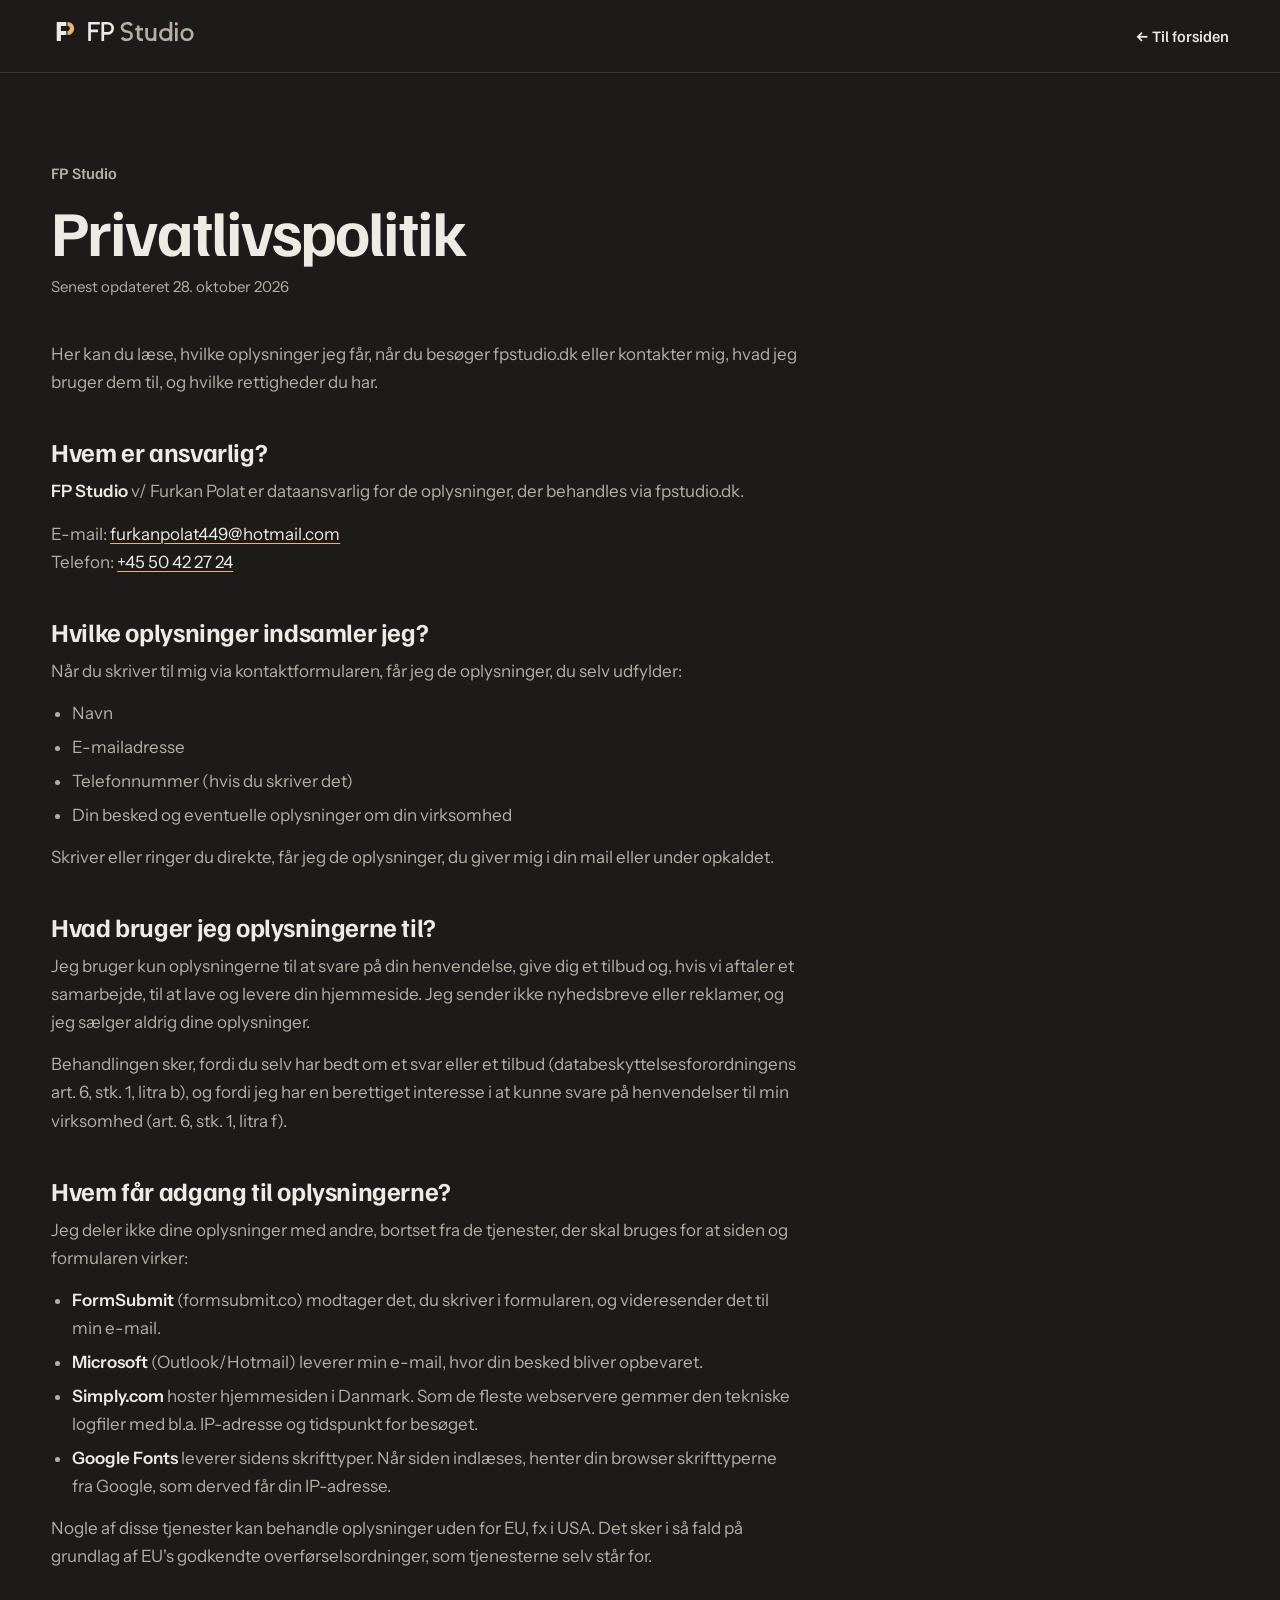
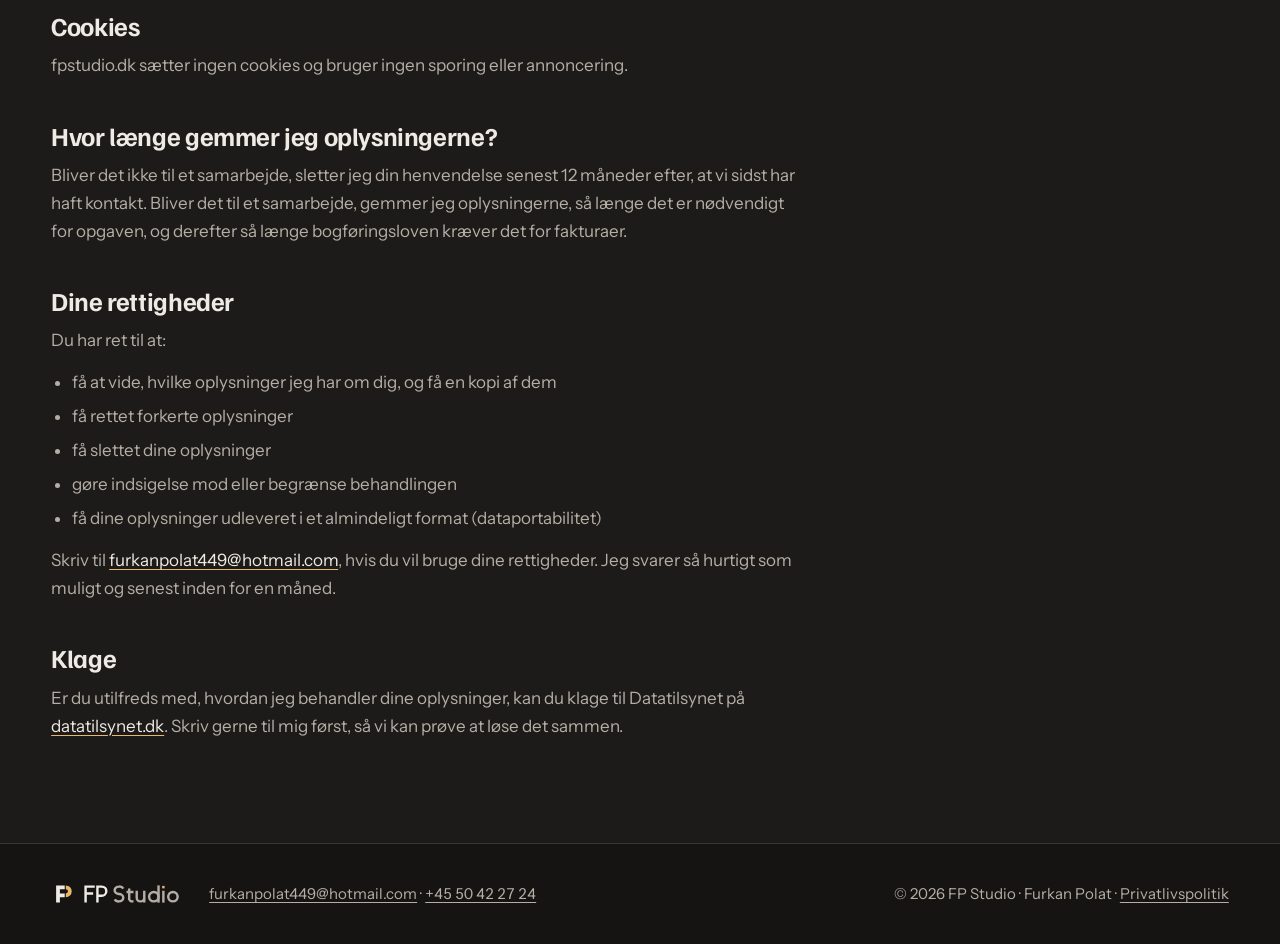
<file: privatlivspolitik.html>
<!doctype html>
<html lang="da" data-theme="dark">
<head>
<meta charset="utf-8">
<meta name="viewport" content="width=device-width, initial-scale=1, viewport-fit=cover">
<title>Privatlivspolitik | FP Studio</title>
<meta name="description" content="Sådan behandler FP Studio dine personoplysninger, når du kontakter mig via fpstudio.dk.">
<meta name="robots" content="noindex, follow">
<meta name="theme-color" content="#1C1B19">
<link rel="canonical" href="https://fpstudio.dk/privatlivspolitik.html">
<link rel="icon" type="image/svg+xml" href="favicon.svg">
<link rel="apple-touch-icon" href="apple-touch-icon.png">
<link rel="preconnect" href="https://fonts.googleapis.com">
<link rel="preconnect" href="https://fonts.gstatic.com" crossorigin>
<link rel="stylesheet" href="https://fonts.googleapis.com/css2?family=Familjen+Grotesk:wght@500;600;700&family=Instrument+Sans:wght@400;500;600&display=swap">
<link rel="stylesheet" href="styles.css">
<style>
  .legal-top { border-bottom: 1px solid var(--border); }
  .legal-top .wrap { display: flex; align-items: center; justify-content: space-between; gap: 16px; min-height: 72px; }
  .legal-top .back { font: 500 var(--fs-label)/1 var(--font-head); color: var(--text); text-decoration: none; }
  .legal-top .back:hover { color: var(--accent); }
  .legal { padding-block: clamp(40px, 7vw, 96px); }
  .legal-body { max-width: 68ch; }
  .legal h1 { font-size: var(--fs-h2); font-weight: 700; line-height: 1.02; letter-spacing: -.03em; margin-bottom: 12px; }
  .legal .updated { color: var(--text-muted); font-size: var(--fs-small); margin: 0 0 40px; }
  .legal h2 { font-size: var(--fs-h3); line-height: 1.2; letter-spacing: -.015em; margin: 40px 0 10px; max-width: none; }
  .legal p, .legal li { color: var(--text-muted); }
  .legal p { margin: 0 0 14px; }
  .legal ul { margin: 0 0 14px; padding-left: 1.2em; }
  .legal li { margin-bottom: 6px; }
  .legal strong { color: var(--text); font-weight: 600; }
  .legal a { color: var(--text); text-decoration-color: var(--accent); text-underline-offset: 3px; }
  .legal a:hover { color: var(--accent); }
  .site-footer a { color: inherit; }
</style>
</head>
<body>
<header class="legal-top">
  <div class="wrap">
    <a href="index.html" aria-label="FP Studio – til forsiden"><svg class="logo logo-full" viewBox="0 0 241.5 48" width="145" height="29" aria-hidden="true" focusable="false"><g transform="translate(-0.5 0)"><path class="ink bi-f" d="M10 8H26V15H17V23H26V30H17V40H10Z"/><path class="arc bi-arc" d="M28 8A11 11 0 0 1 28 30V23A4 4 0 0 0 28 15Z"/></g><g class="bi-word" transform="translate(62 0)"><path class="ink-s" d="M2.25 40V10.25H19.25M2.25 23H16.25" fill="none" stroke-width="4.5" stroke-linecap="butt" stroke-linejoin="miter"/><path class="ink-s" d="M24.25 40V10.25H32.25A8.5 8.5 0 0 1 32.25 27.25H24.25" fill="none" stroke-width="4.5" stroke-linecap="butt" stroke-linejoin="miter"/><path class="studio" d="M72.25 14.03125A8 6.875 0 0 0 64.25 10.25A8 6.875 0 0 0 56.25 17.125A8 6.875 0 0 0 64.25 24A8 6.875 0 0 1 72.25 30.875A8 6.875 0 0 1 64.25 37.75A8 6.875 0 0 1 56.25 33.96875" fill="none" stroke-width="4.5" stroke-linecap="butt" stroke-linejoin="miter"/><path class="studio" d="M83.25 14V34A6 6 0 0 0 89.25 37.75H91.25M78.25 20.25H91.25" fill="none" stroke-width="4.5" stroke-linecap="butt" stroke-linejoin="miter"/><path class="studio" d="M97.25 18V30.75A7 7 0 0 0 111.25 30.75M111.25 18V40" fill="none" stroke-width="4.5" stroke-linecap="butt" stroke-linejoin="miter"/><path class="studio" d="M129 20.25A8.75 8.75 0 1 0 129 37.75A8.75 8.75 0 1 0 129 20.25Z" fill="none" stroke-width="4.5" stroke-linecap="butt" stroke-linejoin="miter"/><path class="studio" d="M137.75 8V40" fill="none" stroke-width="4.5" stroke-linecap="butt" stroke-linejoin="miter"/><path class="studio" d="M146.75 18V40" fill="none" stroke-width="4.5" stroke-linecap="butt" stroke-linejoin="miter"/><path class="dot bi-dot" d="M144.5 9h4.5v4.5h-4.5Z"/><path class="studio" d="M164.5 20.25A8.75 8.75 0 1 0 164.5 37.75A8.75 8.75 0 1 0 164.5 20.25Z" fill="none" stroke-width="4.5" stroke-linecap="butt" stroke-linejoin="miter"/></g></svg></a>
    <a class="back" href="index.html">← Til forsiden</a>
  </div>
</header>

<main class="legal">
  <div class="wrap">
    <article class="legal-body">
      <p class="kicker">FP Studio</p>
      <h1>Privatlivspolitik</h1>
      <p class="updated">Senest opdateret 28. oktober 2026</p>

      <p>Her kan du læse, hvilke oplysninger jeg får, når du besøger fpstudio.dk eller kontakter mig, hvad jeg bruger dem til, og hvilke rettigheder du har.</p>

      <h2>Hvem er ansvarlig?</h2>
      <p><strong>FP Studio</strong> v/ Furkan Polat er dataansvarlig for de oplysninger, der behandles via fpstudio.dk.</p>
      <p>E-mail: <a href="mailto:furkanpolat449@hotmail.com">furkanpolat449@hotmail.com</a><br>Telefon: <a href="tel:+4550422724">+45 50 42 27 24</a></p>

      <h2>Hvilke oplysninger indsamler jeg?</h2>
      <p>Når du skriver til mig via kontaktformularen, får jeg de oplysninger, du selv udfylder:</p>
      <ul>
        <li>Navn</li>
        <li>E-mailadresse</li>
        <li>Telefonnummer (hvis du skriver det)</li>
        <li>Din besked og eventuelle oplysninger om din virksomhed</li>
      </ul>
      <p>Skriver eller ringer du direkte, får jeg de oplysninger, du giver mig i din mail eller under opkaldet.</p>

      <h2>Hvad bruger jeg oplysningerne til?</h2>
      <p>Jeg bruger kun oplysningerne til at svare på din henvendelse, give dig et tilbud og, hvis vi aftaler et samarbejde, til at lave og levere din hjemmeside. Jeg sender ikke nyhedsbreve eller reklamer, og jeg sælger aldrig dine oplysninger.</p>
      <p>Behandlingen sker, fordi du selv har bedt om et svar eller et tilbud (databeskyttelsesforordningens art. 6, stk. 1, litra b), og fordi jeg har en berettiget interesse i at kunne svare på henvendelser til min virksomhed (art. 6, stk. 1, litra f).</p>

      <h2>Hvem får adgang til oplysningerne?</h2>
      <p>Jeg deler ikke dine oplysninger med andre, bortset fra de tjenester, der skal bruges for at siden og formularen virker:</p>
      <ul>
        <li><strong>FormSubmit</strong> (formsubmit.co) modtager det, du skriver i formularen, og videresender det til min e-mail.</li>
        <li><strong>Microsoft</strong> (Outlook/Hotmail) leverer min e-mail, hvor din besked bliver opbevaret.</li>
        <li><strong>Simply.com</strong> hoster hjemmesiden i Danmark. Som de fleste webservere gemmer den tekniske logfiler med bl.a. IP-adresse og tidspunkt for besøget.</li>
        <li><strong>Google Fonts</strong> leverer sidens skrifttyper. Når siden indlæses, henter din browser skrifttyperne fra Google, som derved får din IP-adresse.</li>
      </ul>
      <p>Nogle af disse tjenester kan behandle oplysninger uden for EU, fx i USA. Det sker i så fald på grundlag af EU's godkendte overførselsordninger, som tjenesterne selv står for.</p>

      <h2>Cookies</h2>
      <p>fpstudio.dk sætter ingen cookies og bruger ingen sporing eller annoncering.</p>

      <h2>Hvor længe gemmer jeg oplysningerne?</h2>
      <p>Bliver det ikke til et samarbejde, sletter jeg din henvendelse senest 12 måneder efter, at vi sidst har haft kontakt. Bliver det til et samarbejde, gemmer jeg oplysningerne, så længe det er nødvendigt for opgaven, og derefter så længe bogføringsloven kræver det for fakturaer.</p>

      <h2>Dine rettigheder</h2>
      <p>Du har ret til at:</p>
      <ul>
        <li>få at vide, hvilke oplysninger jeg har om dig, og få en kopi af dem</li>
        <li>få rettet forkerte oplysninger</li>
        <li>få slettet dine oplysninger</li>
        <li>gøre indsigelse mod eller begrænse behandlingen</li>
        <li>få dine oplysninger udleveret i et almindeligt format (dataportabilitet)</li>
      </ul>
      <p>Skriv til <a href="mailto:furkanpolat449@hotmail.com">furkanpolat449@hotmail.com</a>, hvis du vil bruge dine rettigheder. Jeg svarer så hurtigt som muligt og senest inden for en måned.</p>

      <h2>Klage</h2>
      <p>Er du utilfreds med, hvordan jeg behandler dine oplysninger, kan du klage til Datatilsynet på <a href="https://www.datatilsynet.dk" target="_blank" rel="noopener">datatilsynet.dk</a>. Skriv gerne til mig først, så vi kan prøve at løse det sammen.</p>
    </article>
  </div>
</main>

<footer class="site-footer">
  <div class="wrap footer-row">
    <a class="footer-logo" href="index.html" aria-label="FP Studio – til forsiden"><svg class="logo logo-full" viewBox="0 0 241.5 48" width="145" height="29" aria-hidden="true" focusable="false"><g transform="translate(-0.5 0)"><path class="ink bi-f" d="M10 8H26V15H17V23H26V30H17V40H10Z"/><path class="arc bi-arc" d="M28 8A11 11 0 0 1 28 30V23A4 4 0 0 0 28 15Z"/></g><g class="bi-word" transform="translate(62 0)"><path class="ink-s" d="M2.25 40V10.25H19.25M2.25 23H16.25" fill="none" stroke-width="4.5" stroke-linecap="butt" stroke-linejoin="miter"/><path class="ink-s" d="M24.25 40V10.25H32.25A8.5 8.5 0 0 1 32.25 27.25H24.25" fill="none" stroke-width="4.5" stroke-linecap="butt" stroke-linejoin="miter"/><path class="studio" d="M72.25 14.03125A8 6.875 0 0 0 64.25 10.25A8 6.875 0 0 0 56.25 17.125A8 6.875 0 0 0 64.25 24A8 6.875 0 0 1 72.25 30.875A8 6.875 0 0 1 64.25 37.75A8 6.875 0 0 1 56.25 33.96875" fill="none" stroke-width="4.5" stroke-linecap="butt" stroke-linejoin="miter"/><path class="studio" d="M83.25 14V34A6 6 0 0 0 89.25 37.75H91.25M78.25 20.25H91.25" fill="none" stroke-width="4.5" stroke-linecap="butt" stroke-linejoin="miter"/><path class="studio" d="M97.25 18V30.75A7 7 0 0 0 111.25 30.75M111.25 18V40" fill="none" stroke-width="4.5" stroke-linecap="butt" stroke-linejoin="miter"/><path class="studio" d="M129 20.25A8.75 8.75 0 1 0 129 37.75A8.75 8.75 0 1 0 129 20.25Z" fill="none" stroke-width="4.5" stroke-linecap="butt" stroke-linejoin="miter"/><path class="studio" d="M137.75 8V40" fill="none" stroke-width="4.5" stroke-linecap="butt" stroke-linejoin="miter"/><path class="studio" d="M146.75 18V40" fill="none" stroke-width="4.5" stroke-linecap="butt" stroke-linejoin="miter"/><path class="dot bi-dot" d="M144.5 9h4.5v4.5h-4.5Z"/><path class="studio" d="M164.5 20.25A8.75 8.75 0 1 0 164.5 37.75A8.75 8.75 0 1 0 164.5 20.25Z" fill="none" stroke-width="4.5" stroke-linecap="butt" stroke-linejoin="miter"/></g></svg></a>
    <p class="footer-contact"><a href="mailto:furkanpolat449@hotmail.com">furkanpolat449@hotmail.com</a> · <a class="num" href="tel:+4550422724">+45 50 42 27 24</a></p>
    <p class="footer-legal">© 2026 FP Studio · Furkan Polat · <a href="privatlivspolitik.html" aria-current="page">Privatlivspolitik</a></p>
  </div>
</footer>
</body>
</html>
</file>
<file: styles.css>
/* =========================================================
   FP Studio V4 "Enklere og livligere – for alle" – styles.css
   Lyse tokens på :root. Mørke tokens i @media (system) og
   :root[data-theme="dark"] (manuelt valg) – samme værdier.
   ========================================================= */
:root {
  color-scheme: light;
  --bg: #F2F0ED; --surface: #E9E6E2; --surface-2: #DEDAD5;
  --text: #2B2926; --text-muted: #5F5A54;
  --border: #D6D1CB; --border-strong: #847E77;
  --accent: #45413C; --accent-hover: #2E2B28; --on-accent: #FFFFFF; --accent-soft: #E4DED6;
  --signal: #E8B86A; --on-signal: #2B2926; --focus: #45413C;
  --block: #45413C; --on-block: #FFFFFF; --on-block-muted: #DCD5CC;
  --footer: #2B2926; --footer-text: #EEEAE4; --footer-muted: #B5AEA5; --footer-link: #E8B86A;
  --success: #147A4B; --error: #C0262D;
  --badge-live-fg: #0F6B40; --badge-live-bg: #E3F5EC;
  --badge-dev-fg: #8A4B00;  --badge-dev-bg: #FFF1DC;
  --badge-soon-fg: #4E4943; --badge-soon-bg: #E6E2DD;
  --logo-ink: #2B2926; --logo-arc: #B67A33; --logo-studio: #5F5A54;
  --header-bg: rgb(242 240 237 / .94);
  --card: #F9F7F4;
  --grid-line: rgb(69 65 60 / .08);
  --shadow-lift: 0 1px 2px rgb(43 41 38 / .06), 0 24px 48px -16px rgb(69 65 60 / .28);
  --mock-filter: none;

  --font-head: "Familjen Grotesk", "Helvetica Neue", Arial, sans-serif;
  --font-body: "Instrument Sans", system-ui, -apple-system, "Segoe UI", Arial, sans-serif;
  --fs-mega: clamp(2.375rem, .9rem + 6.2vw, 5.75rem);
  --fs-h2: clamp(2rem, 1.2rem + 3.6vw, 4rem);
  --fs-h3: clamp(1.25rem, 1.1rem + .7vw, 1.625rem);
  --fs-lead: clamp(1.125rem, 1rem + .5vw, 1.375rem);
  --fs-body: 1.0625rem;
  --fs-small: .9375rem;
  --fs-label: 1rem;
  --fs-price: clamp(2.5rem, 1.6rem + 3vw, 3.75rem);
  --fs-step: clamp(4rem, 2rem + 8vw, 8rem);

  --section-y: clamp(88px, 12vw, 176px);
  --gutter: clamp(16px, 4vw, 56px);
  --max-w: 1240px; --measure: 60ch;
  --r-1: 2px; --r-2: 4px; --r-3: 14px; --r-pill: 999px;
  --header-h: 64px;
  --ease-out: cubic-bezier(.2,.7,.2,1);
  --dur-1: 120ms; --dur-2: 240ms; --dur-3: 700ms;
  --lime-soft: #F6E7CC; --sticker-border: #2B2926; --ease-bounce: cubic-bezier(.34,1.56,.64,1);
  --pc-lime: #E8B86A; --pc-lime-fg: #2B2926; --pc-lime-muted: #4E4943; --pc-soft: #E4DED6; --pc-soft-fg: #2B2926; --pc-soft-muted: #4E4943; --pc-ink-edge: transparent;
}
@media (min-width: 1024px) { :root { --fs-mega: clamp(3rem, 4.5vw, 4.75rem); } }
@media (min-width: 1080px) { :root { --header-h: 76px; } }
/* Mørk tilstand – følger systemet, medmindre brugeren har valgt lys */
@media (prefers-color-scheme: dark) {
  :root:not([data-theme="light"]) {
    color-scheme: dark;
    --bg: #1C1B19; --surface: #252321; --surface-2: #2F2C29;
    --text: #EEEAE4; --text-muted: #B5AEA5;
    --border: #3A3733; --border-strong: #7A746C;
    --accent: #E8B86A; --accent-hover: #F1CB8A; --on-accent: #1C1B19; --accent-soft: #3A3127;
    --signal: #E8B86A; --on-signal: #2B2926; --focus: #E8B86A;
    --block: #2F2C29; --on-block: #EEEAE4; --on-block-muted: #CFC8BF;
    --footer: #151413;
    --success: #6FD6A0; --error: #FF9A9A;
    --badge-live-fg: #8FE0B5; --badge-live-bg: #12301F;
    --badge-dev-fg: #FFC98A;  --badge-dev-bg: #3A2810;
    --badge-soon-fg: #CFC8BF; --badge-soon-bg: #2E2B28;
    --logo-ink: #EEEAE4; --logo-arc: #E8B86A; --logo-studio: #B5AEA5;
    --header-bg: rgb(28 27 25 / .94);
    --card: #1C1B19;
    --grid-line: rgb(232 184 106 / .09);
    --shadow-lift: 0 24px 48px -16px rgb(0 0 0 / .55);
    --mock-filter: brightness(.9);
    --lime-soft: #3A3020; --sticker-border: #EEEAE4;
    --pc-lime: #3A3020; --pc-lime-fg: #EEEAE4; --pc-lime-muted: #D9CBB0; --pc-soft: #3A3127; --pc-soft-fg: #EEEAE4; --pc-soft-muted: #CFC8BF; --pc-ink-edge: #3A3733;
  }
}
/* Mørk tilstand – manuelt valg via knappen */
:root[data-theme="dark"] {
  color-scheme: dark;
  --bg: #1C1B19; --surface: #252321; --surface-2: #2F2C29;
  --text: #EEEAE4; --text-muted: #B5AEA5;
  --border: #3A3733; --border-strong: #7A746C;
  --accent: #E8B86A; --accent-hover: #F1CB8A; --on-accent: #1C1B19; --accent-soft: #3A3127;
  --signal: #E8B86A; --on-signal: #2B2926; --focus: #E8B86A;
  --block: #2F2C29; --on-block: #EEEAE4; --on-block-muted: #CFC8BF;
  --footer: #151413;
  --success: #6FD6A0; --error: #FF9A9A;
  --badge-live-fg: #8FE0B5; --badge-live-bg: #12301F;
  --badge-dev-fg: #FFC98A;  --badge-dev-bg: #3A2810;
  --badge-soon-fg: #CFC8BF; --badge-soon-bg: #2E2B28;
  --logo-ink: #EEEAE4; --logo-arc: #E8B86A; --logo-studio: #B5AEA5;
  --header-bg: rgb(28 27 25 / .94);
  --card: #1C1B19;
  --grid-line: rgb(232 184 106 / .09);
  --shadow-lift: 0 24px 48px -16px rgb(0 0 0 / .55);
  --mock-filter: brightness(.9);
  --lime-soft: #3A3020; --sticker-border: #EEEAE4;
  --pc-lime: #3A3020; --pc-lime-fg: #EEEAE4; --pc-lime-muted: #D9CBB0; --pc-soft: #3A3127; --pc-soft-fg: #EEEAE4; --pc-soft-muted: #CFC8BF; --pc-ink-edge: #3A3733;
}
.sec-ice { background: var(--surface); --card: var(--bg); }

/* ---------- Base ---------- */
*, *::before, *::after { box-sizing: border-box; }
html { -webkit-text-size-adjust: 100%; text-size-adjust: 100%; scroll-padding-top: calc(var(--header-h) + 16px + env(safe-area-inset-top, 0px)); }
@media (prefers-reduced-motion: no-preference) { html { scroll-behavior: smooth; } }
body { margin: 0; background: var(--bg); color: var(--text); font: 400 var(--fs-body)/1.65 var(--font-body); overflow-x: clip; }
body::before { content: ""; position: fixed; inset: 0 0 auto; height: env(safe-area-inset-top, 0px); z-index: 30; background: var(--header-bg); }
img, svg { max-width: 100%; }
h1, h2, h3 { font-family: var(--font-head); margin: 0; color: var(--text); text-wrap: balance; hyphens: manual; }
h2 { font-size: var(--fs-h2); font-weight: 700; line-height: 1.02; letter-spacing: -.03em; max-width: 16ch; }
h3 { font-size: var(--fs-h3); font-weight: 600; line-height: 1.2; letter-spacing: -.015em; }
p { margin: 0; }
a { color: inherit; text-decoration-thickness: 1px; text-underline-offset: 3px; }
a:hover { color: var(--accent); }
:focus-visible { outline: 3px solid var(--focus); outline-offset: 3px; }
:focus:not(:focus-visible) { outline: none; }
.sr-only, .visually-hidden { position: absolute !important; width: 1px; height: 1px; margin: -1px; padding: 0; overflow: hidden; clip: rect(0 0 0 0); white-space: nowrap; border: 0; }
.nowrap { white-space: nowrap; }
.num { font-variant-numeric: tabular-nums; }
[hidden] { display: none !important; }
.wrap { width: 100%; max-width: calc(var(--max-w) + 2 * var(--gutter)); margin-inline: auto; padding-left: max(16px, var(--gutter), env(safe-area-inset-left, 0px)); padding-right: max(16px, var(--gutter), env(safe-area-inset-right, 0px)); }
.section { padding-block: var(--section-y); }
section[id], main[id] { scroll-margin-top: calc(var(--header-h) + 16px + env(safe-area-inset-top, 0px)); }
.skip { position: absolute; left: 12px; top: -100px; z-index: 100; background: #45413C; color: #FFFFFF; font: 600 var(--fs-label)/1 var(--font-head); padding: 14px 18px; border-radius: var(--r-2); text-decoration: none; }
.skip:focus { top: calc(12px + env(safe-area-inset-top, 0px)); color: #FFFFFF; outline-color: #E8B86A; }
.kicker { display: block; font: 600 var(--fs-label)/1.35 var(--font-head); color: var(--accent); margin-bottom: .9em; max-width: 46ch; letter-spacing: 0; }
h2 .kicker { margin-bottom: 1rem; }

/* ---------- Knapper ---------- */
.btn { display: inline-flex; align-items: center; justify-content: center; gap: 10px; min-height: 52px; padding: 0 24px; font: 600 var(--fs-label)/1.2 var(--font-head); border-radius: var(--r-2); border: 1.5px solid transparent; text-decoration: none; cursor: pointer; text-align: center; transition: background-color var(--dur-1), color var(--dur-1), border-color var(--dur-1), transform 160ms var(--ease-out); }
.btn:active { transform: translateY(1px); }
.btn-primary { background: var(--accent); color: var(--on-accent); }
.btn-primary:hover, .btn-primary:focus-visible { background: var(--accent-hover); color: var(--on-accent); }
.btn-secondary { background: transparent; color: var(--text); border-color: var(--text); }
.btn-secondary:hover { background: var(--surface); color: var(--text); }
.btn-ghost { min-height: 48px; padding: 0 4px; background: none; border: 0; color: var(--text); text-decoration: underline; text-decoration-color: var(--accent); text-decoration-thickness: 2px; text-underline-offset: 7px; }
.btn-ghost:hover { color: var(--accent); }
.btn-compact { min-height: 44px; padding: 0 16px; }
.btn-cta svg { width: 18px; height: 18px; flex: none; transition: transform 160ms var(--ease-out); }
.btn-cta:hover svg, .btn-cta:focus-visible svg { transform: translateX(4px); }
.text-link { display: inline-block; padding-block: 12px; margin-block: -12px; font-family: var(--font-head); font-weight: 600; color: var(--text); text-decoration: underline; text-decoration-color: var(--accent); text-decoration-thickness: 2px; text-underline-offset: 6px; }

/* ---------- Header ---------- */
.site-header { position: sticky; top: env(safe-area-inset-top, 0px); z-index: 20; background: var(--header-bg); border-bottom: 1px solid transparent; transition: border-color var(--dur-2); -webkit-backdrop-filter: blur(8px); backdrop-filter: blur(8px); }
.site-header.is-scrolled, .site-header.menu-open { border-bottom-color: var(--border); }
.header-inner { display: flex; align-items: center; gap: 16px; min-height: var(--header-h); }
.brand { display: inline-flex; align-items: center; text-decoration: none; margin-right: auto; min-height: 44px; min-width: 44px; }
.brand svg { display: block; height: 26px; width: auto; }
.brand .logo-mark-only { display: none; height: 34px; }
@media (max-width: 359px) { .brand .logo-full { display: none; } .brand .logo-mark-only { display: block; } }
.logo .ink { fill: var(--logo-ink); }
.logo .ink-s { stroke: var(--logo-ink); }
.logo .studio { stroke: var(--logo-studio); }
.logo .arc, .logo .dot { fill: var(--logo-arc); }
.nav-desktop { display: none; }
.nav-desktop ul { display: flex; list-style: none; margin: 0; padding: 0; }
.nav-desktop a { display: inline-flex; align-items: center; min-height: 44px; padding-inline: 10px; font: 500 var(--fs-label)/1 var(--font-head); color: var(--text-muted); text-decoration: none; position: relative; }
.nav-desktop a:hover, .nav-desktop a[aria-current="true"] { color: var(--text); }
.nav-desktop a[aria-current="true"]::after { content: ""; position: absolute; left: 10px; right: 10px; bottom: 8px; height: 2px; background: linear-gradient(90deg, var(--accent) 0 40%, transparent 40% calc(40% + 3px), var(--accent) calc(40% + 3px)); }
.header-actions { display: flex; align-items: center; gap: 8px; }
.header-cta { display: none; }
.icon-btn { display: inline-grid; place-items: center; width: 44px; height: 44px; border-radius: var(--r-pill); border: 1px solid var(--border-strong); background: transparent; color: var(--text); cursor: pointer; }
.icon-btn:hover { border-color: var(--text); }
.icon-btn svg { width: 20px; height: 20px; }
.theme-toggle .i-sun { display: none; }
:root[data-theme="dark"] .theme-toggle .i-sun { display: block; }
:root[data-theme="dark"] .theme-toggle .i-moon { display: none; }
@media (prefers-color-scheme: dark) {
  :root:not([data-theme="light"]) .theme-toggle .i-sun { display: block; }
  :root:not([data-theme="light"]) .theme-toggle .i-moon { display: none; }
}
.menu-btn { display: inline-flex; align-items: center; gap: 10px; min-height: 44px; padding: 0 14px; border: 1px solid var(--border-strong); border-radius: var(--r-2); background: transparent; color: var(--text); font: 600 var(--fs-label)/1 var(--font-head); cursor: pointer; }
.menu-btn .bars { position: relative; width: 16px; height: 10px; }
.menu-btn .bars::before, .menu-btn .bars::after { content: ""; position: absolute; left: 0; right: 0; height: 2px; background: currentColor; transition: transform var(--dur-2) var(--ease-out), top var(--dur-2) var(--ease-out); }
.menu-btn .bars::before { top: 0; }
.menu-btn .bars::after { top: 8px; right: 5px; }
.menu-btn[aria-expanded="true"] .bars::before { top: 4px; transform: rotate(45deg); }
.menu-btn[aria-expanded="true"] .bars::after { top: 4px; right: 0; transform: rotate(-45deg); }
.mobile-menu { position: absolute; left: 0; right: 0; top: 100%; background: var(--bg); border-bottom: 1px solid var(--border); max-height: calc(100dvh - var(--header-h) - env(safe-area-inset-top, 0px)); overflow-y: auto; }
.mobile-menu .wrap { padding-block: 8px 24px; }
.mobile-menu ul { list-style: none; margin: 0; padding: 0; }
.mobile-menu li + li { border-top: 1px solid var(--border); }
.mobile-menu a:not(.btn) { display: flex; align-items: center; min-height: 56px; font: 700 1.5rem/1.2 var(--font-head); color: var(--text); text-decoration: none; letter-spacing: -.02em; }
.mobile-menu .btn { width: 100%; margin-top: 16px; }
@media (min-width: 1080px) { .nav-desktop { display: block; } .header-cta { display: inline-flex; } .menu-btn, .mobile-menu { display: none !important; } .brand svg { height: 28px; } }

/* =========================================================
   HERO – "En vifte af hjemmesider"
   ========================================================= */
.hero { position: relative; z-index: 1; overflow-x: clip; }
.hero > .wrap { position: relative; z-index: 1; display: grid; gap: 32px; padding-block: clamp(20px, 4vw, 56px) clamp(40px, 6vw, 88px); }
.hero > .wrap > * { min-width: 0; }
.hero-text { position: relative; }
.hero-kicker { font: 500 var(--fs-small)/1.4 var(--font-head); color: var(--text-muted); margin-bottom: 14px; max-width: 44ch; }
.hero-h1 { font-size: var(--fs-mega); font-weight: 700; line-height: .98; letter-spacing: -.04em; }
.hero-h1 .ln { display: block; }
.swap { display: inline-grid; vertical-align: baseline; }
.swap > span { grid-area: 1 / 1; justify-self: start; position: relative; padding: 0 .04em .26em 0; color: var(--accent); clip-path: inset(0 0 100% 0); white-space: nowrap; }
.swap > span::after { content: ""; position: absolute; left: .02em; right: .06em; bottom: .02em; height: .26em; border-bottom: .1em solid var(--signal); border-radius: 0 0 55% 45% / 0 0 100% 100%; transform: rotate(-1.2deg) scaleX(0); transform-origin: 0 50%; }
.swap > span.is-on::after { transform: rotate(-1.2deg) scaleX(1); }
.swap > span.is-on { clip-path: inset(0); }
@media (max-width: 1023px) { .swap { display: grid; width: max-content; max-width: 100%; margin-top: .06em; } }
/* Mobil: "Hjemmesider til" på første linje, så "til" ikke står alene */
@media (max-width: 1023px) { .hero-h1 .ln { display: inline; } }
.hero-lead { margin-top: 20px; font-size: var(--fs-lead); line-height: 1.5; color: var(--text-muted); max-width: 38ch; }
.price-chip { display: inline-flex; flex-wrap: wrap; align-items: center; gap: .2em .45em; max-width: 100%; margin-top: 20px; padding: .55em .9em; background: var(--accent-soft); border-radius: var(--r-3); font: 500 var(--fs-label)/1.3 var(--font-head); color: var(--text-muted); font-variant-numeric: tabular-nums; }
.price-chip strong { font-weight: 700; color: var(--text); white-space: nowrap; }
.price-chip span { white-space: nowrap; }
.hero-ctas { display: flex; flex-wrap: wrap; align-items: center; gap: 8px 24px; margin-top: 20px; }
.hero-ctas .btn-primary { flex: 1 1 100%; }
@media (min-width: 560px) { .hero-ctas .btn-primary { flex: 0 0 auto; } }
.trust-chips { list-style: none; margin: 22px 0 0; padding: 0; display: flex; flex-wrap: wrap; gap: 8px; }
.trust-chips li { display: inline-flex; align-items: center; gap: 8px; padding: 7px 12px; border: 1.5px solid var(--border-strong); border-radius: var(--r-pill); font: 600 .9375rem/1.2 var(--font-head); color: var(--text); }
.trust-chips li::before { content: ""; width: 8px; height: 8px; background: var(--accent); flex: none; }

.hero-visual { position: relative; padding-top: 8px; }
.fan { position: relative; z-index: 1; height: clamp(230px, 62vw, 420px); }
.fan-card { --x: 0%; --rot: 0deg; --k: 1;
  position: absolute; left: 50%; top: 50%; width: clamp(170px, 48vw, 300px); aspect-ratio: 3 / 2; container-type: inline-size;
  border-radius: 10px; overflow: hidden; box-shadow: var(--shadow-lift); background: var(--fc-bg); color: var(--fc-ink);
  transform: translate(-50%, -50%) translateX(calc(var(--x) * var(--k))) rotate(calc(var(--rot) * var(--k))); }
.fan-card[data-pos="0"] { --x: -40%; --rot: -12deg; z-index: 1; }
.fan-card[data-pos="1"] { --x: -14%; --rot: -4deg; z-index: 2; }
.fan-card[data-pos="2"] { --x: 12%; --rot: 5deg; z-index: 3; }
.fan-card[data-pos="3"] { --x: 36%; --rot: 13deg; z-index: 4; }
.fan.is-spread .fan-card { --k: 1.28; }
.fan-card--cafe   { --fc-bg: #F6EEE2; --fc-ink: #3E2A20; --fc-img: #D9C2A0; }
.fan-card--tomrer { --fc-bg: #1F2A36; --fc-ink: #F4F6F8; --fc-img: #8A6446; }
.fan-card--frisor { --fc-bg: #F8ECEF; --fc-ink: #4A1D33; --fc-img: #C98D8F; }
.fan-card--butik  { --fc-bg: #FFF1C9; --fc-ink: #5A3A00; --fc-img: #F2B33D; }
.fc-bar { display: flex; align-items: center; gap: 1.6cqi; height: 9cqi; padding: 0 3.5cqi; background: color-mix(in srgb, var(--fc-ink) 12%, var(--fc-bg)); }
.fc-bar i { width: 2.4cqi; height: 2.4cqi; border-radius: 50%; background: color-mix(in srgb, var(--fc-ink) 40%, var(--fc-bg)); }
.fc-bar span { margin-left: 2cqi; font: 600 3.6cqi/1 var(--font-head); opacity: .85; white-space: nowrap; overflow: hidden; }
.fc-page { display: grid; grid-template-columns: 1.15fr 1fr; grid-template-rows: auto 1fr auto; gap: 3cqi 5cqi; height: calc(100% - 9cqi); padding: 5cqi 6cqi 6cqi; }
.fc-logo { grid-column: 1 / -1; font: 700 4.6cqi/1 var(--font-head); letter-spacing: -.02em; }
.fc-h { grid-column: 1; align-self: start; font: 700 8.2cqi/1.02 var(--font-head); letter-spacing: -.03em; }
.fc-btn { grid-column: 1; align-self: end; justify-self: start; padding: 2.6cqi 3.6cqi; border-radius: 1.6cqi; background: var(--fc-ink); color: var(--fc-bg); font: 600 3.8cqi/1 var(--font-head); white-space: nowrap; }
.fc-img { grid-column: 2; grid-row: 2 / 4; border-radius: 2cqi; background-color: var(--fc-img); background-size: cover; background-position: center; }
.hero-foot { position: relative; z-index: 2; display: flex; flex-wrap: wrap; align-items: center; justify-content: flex-end; gap: 12px 16px; margin-top: 12px; }
@media (min-width: 1024px) {
  .hero > .wrap { grid-template-columns: minmax(0, 6fr) minmax(0, 6fr); align-items: center; gap: 24px; min-height: min(calc(100svh - var(--header-h) - 120px), 760px); }
  .fan { height: 440px; }
  .fan-card { width: 300px; }
}

/* ---------- Stickers ---------- */
.sticker { --r: -4deg; display: inline-flex; align-items: center; gap: .35em; width: max-content; max-width: 100%; padding: 7px 14px; border: 2px solid var(--sticker-border); border-radius: var(--r-pill); background: #FFFFFF; color: #2B2926; font: 700 .9375rem/1.2 var(--font-head); transform: rotate(var(--r)); }
.sticker--lime { background: #E8B86A; color: #2B2926; border-color: #2B2926; }

/* ---------- Drivende former (maks 3) ---------- */
.drift { position: absolute; pointer-events: none; z-index: 0; }
.drift--square { width: 16px; height: 16px; background: var(--accent); right: 10%; bottom: 14px; }
.drift--arc { width: 20px; height: 40px; border-radius: 0 40px 40px 0; background: var(--signal); right: 2%; top: -56px; }
.drift--line { width: 72px; height: 3px; background: var(--signal); right: 8%; top: 56px; }

/* ---------- Branche-bånd ---------- */
.band { background: var(--block); color: #FFFFFF; padding-block: clamp(18px, 3vw, 32px); overflow: hidden; }
.band-track { overflow: hidden; }
.band-list { list-style: none; margin: 0; padding: 0 max(16px, var(--gutter)); display: flex; flex-wrap: wrap; justify-content: flex-start; align-items: center; row-gap: 4px; }
.band-list li { display: inline-flex; align-items: center; font: 700 clamp(2rem, 1rem + 4vw, 4.5rem)/1.15 var(--font-head); letter-spacing: -.03em; white-space: nowrap; }
.band-list li:nth-child(4n) { color: #E8B86A; }
.band-list li::after { content: ""; display: inline-block; width: .22em; height: .44em; margin: 0 .42em; border-radius: 0 1em 1em 0; background: #E8B86A; }
.band.is-live .band-track { display: flex; width: max-content; }
.band.is-live .band-list { flex-wrap: nowrap; padding: 0; }
.band :focus-visible { outline-color: #E8B86A; }

/* ---------- Sektionshoveder ---------- */
.sec-head { position: relative; display: grid; gap: 20px 64px; margin-bottom: clamp(36px, 5vw, 72px); }
.sec-head > * { min-width: 0; }
.sec-head > p { color: var(--text-muted); max-width: 46ch; font-size: var(--fs-lead); line-height: 1.55; }
@media (min-width: 960px) { .sec-head { grid-template-columns: minmax(0, 7fr) minmax(0, 5fr); align-items: end; } }

/* ---------- Fotos (naturlige farver + fallback) ---------- */
.photo { position: relative; overflow: hidden; border-radius: var(--r-2);
  background:
    radial-gradient(circle at 100% 0, transparent 0 18%, var(--accent) 18% 30%, transparent 30%),
    repeating-linear-gradient(0deg, transparent 0 31px, var(--grid-line) 31px 32px),
    repeating-linear-gradient(90deg, transparent 0 31px, var(--grid-line) 31px 32px),
    var(--surface); }
.photo img { width: 100%; height: 100%; object-fit: cover; display: block; filter: saturate(.92) contrast(1.03); color: transparent; font-size: 0; transition: transform 400ms var(--ease-out); }
.photo.is-missing img { display: none; }

/* ---------- Projekter: farverige kort ---------- */
.p-grid { list-style: none; margin: 0; padding: 0; display: grid; gap: 24px; }
@media (min-width: 768px) { .p-grid { grid-template-columns: repeat(2, minmax(0, 1fr)); gap: 28px; } }
.p-card { --pc-bg: var(--pc-soft); --text: #2B2926; --text-muted: #4E4943;
  position: relative; min-width: 0; padding: 24px; border-radius: var(--r-3); background: var(--pc-bg); color: var(--text); }
.p-card--lime   { --pc-bg: var(--pc-lime); --text: var(--pc-lime-fg); --text-muted: var(--pc-lime-muted); }
.p-card--cobalt { --pc-bg: #45413C; --text: #FFFFFF; --text-muted: #DCD5CC; --focus: #E8B86A; }
.p-card--soft   { --pc-bg: var(--pc-soft); --text: var(--pc-soft-fg); --text-muted: var(--pc-soft-muted); }
.p-card--ink    { --pc-bg: #2B2926; --text: #FFFFFF; --text-muted: #B5AEA5; --focus: #E8B86A; box-shadow: inset 0 0 0 1px var(--pc-ink-edge); }
.project-media { position: relative; margin: 0; aspect-ratio: 4 / 3; display: grid; place-items: center; }
.project-media > .photo { position: absolute; inset: 0; }
.mk-browser { position: relative; z-index: 2; width: 80%; border-radius: 8px; overflow: hidden; box-shadow: var(--shadow-lift); background: #FFFFFF; transform: translateX(-6%); transition: transform 320ms var(--ease-out); }
.mk-browser svg, .mk-phone svg { display: block; width: 100%; height: auto; filter: var(--mock-filter); }
.mk-phone { position: absolute; z-index: 3; right: 5%; bottom: -5%; width: 24%; min-width: 64px; filter: drop-shadow(0 14px 18px rgb(43 41 38 / .3)); transition: transform 320ms var(--ease-out); }
.p-card .sticker { position: absolute; z-index: 5; top: -12px; right: 14px; background: #E8B86A; color: #2B2926; }
.p-card--ink .sticker { background: #E8B86A; }
.p-card h3 { margin-top: 26px; font-size: calc(var(--fs-h3) * 1.2); font-weight: 700; letter-spacing: -.025em; line-height: 1.1; }
.p-cat { margin-top: 4px; font: 500 var(--fs-small)/1.3 var(--font-head); color: var(--text-muted); }
.stock-note { margin-top: 32px; font-size: var(--fs-small); color: var(--text-muted); }
.after-grid { margin-top: 20px; font-size: var(--fs-lead); }

/* ---------- Pris: ét tilbud ---------- */
.offer { position: relative; display: grid; gap: 32px 64px; padding: clamp(28px, 5vw, 64px); border-radius: var(--r-3); background: var(--block); color: #FFFFFF;
  --text: #FFFFFF; --text-muted: var(--on-block-muted); --focus: #E8B86A; --border: rgb(255 255 255 / .3); }
.offer > * { min-width: 0; }
@media (min-width: 900px) { .offer { grid-template-columns: minmax(0, 6fr) minmax(0, 5fr); align-items: center; } }
.offer-sticker { position: absolute; top: -16px; right: clamp(16px, 4vw, 48px); font-size: 1rem; padding: 9px 16px; }
.offer-name { font-size: var(--fs-h3); font-weight: 600; color: var(--on-block-muted); }
.offer-price { margin-top: 10px; display: flex; flex-wrap: wrap; align-items: baseline; gap: 0 .3em; }
.offer-price .from { font: 600 clamp(1.5rem, 1rem + 2vw, 2.5rem)/1 var(--font-head); color: #E8B86A; }
.offer-price .amount { font: 700 clamp(3.25rem, 1.6rem + 7vw, 7rem)/.95 var(--font-head); letter-spacing: -.045em; font-variant-numeric: tabular-nums; white-space: nowrap; }
.offer-vat { margin-top: 8px; color: var(--on-block-muted); }
.offer-time { display: flex; align-items: center; gap: 8px; margin-top: 14px; font: 600 var(--fs-label)/1.3 var(--font-head); }
.offer-time svg { width: 18px; height: 18px; flex: none; }
.offer-main .btn { margin-top: 28px; }
.offer-h { font: 600 var(--fs-label)/1.3 var(--font-head); color: var(--on-block-muted); }
.checks { list-style: none; margin: 14px 0 0; padding: 0; display: grid; gap: 12px; }
.checks li { display: grid; grid-template-columns: 12px 1fr; gap: 14px; align-items: baseline; font: 600 clamp(1.0625rem, 1rem + .4vw, 1.3125rem)/1.35 var(--font-head); }
.checks li::before { content: ""; width: 12px; height: 12px; background: #E8B86A; transform: translateY(1px); }
.offer-more { margin-top: 24px; padding-top: 20px; border-top: 1px solid var(--border); color: var(--on-block-muted); }
.btn-lime { background: #E8B86A; color: #2B2926; }
.btn-lime:hover, .btn-lime:focus-visible { background: #FFFFFF; color: #2B2926; }
.offer-mini { position: relative; display: grid; gap: 20px 32px; margin-top: 24px; padding: clamp(20px, 3vw, 32px); border: 2px solid var(--text); border-radius: var(--r-3); background: var(--bg); }
.offer-mini > * { min-width: 0; }
@media (min-width: 640px) { .offer-mini { grid-template-columns: auto minmax(0, 1fr); align-items: center; } }
@media (min-width: 900px) { .offer-mini { max-width: 760px; margin-left: auto; transform: rotate(-.6deg); } }
.lm { display: grid; justify-items: center; gap: 10px; width: 200px; }
.lm-stage { display: grid; justify-items: center; gap: 6px; width: 100%; padding: 20px 12px 16px; border-radius: var(--r-3); background: #2B2926; box-shadow: inset 0 0 0 1px #3A3733; overflow: hidden; }
.lm svg { width: 132px; height: 132px; display: block; overflow: visible; }
.lm-bg { fill: #45413C; }
.lm-f { fill: #FFFFFF; } .lm-arc { fill: #E8B86A; }
.lm-spark { fill: #E8B86A; opacity: 0; }
.lm-ring { fill: none; stroke: #E8B86A; stroke-width: 1.5; opacity: 0; transform-box: fill-box; transform-origin: center; }
.lm-f, .lm-arc, .lm-bg, .lm-spark, .lm-squash { transform-box: fill-box; }
.lm-bg { transform-origin: center; }
.lm-stem { transform-origin: 50% 100%; }
.lm-arm1, .lm-arm2 { transform-origin: 0% 50%; }
.lm-arc { transform-origin: 0% 50%; }
.lm-squash { transform-origin: 50% 100%; }
.lm-spark { transform-origin: center; }
.lm-word { font: 700 1.125rem/1 var(--font-head); letter-spacing: -.02em; color: #EEEAE4; }
.lm-replay { min-height: 44px; padding: 0 16px; border: 1.5px solid var(--text); border-radius: var(--r-pill); background: var(--bg); color: var(--text); font: 600 .875rem/1 var(--font-head); cursor: pointer; }
.lm-replay:hover { background: var(--text); color: var(--bg); }
.lm-replay:focus-visible { outline: 3px solid var(--focus); outline-offset: 3px; }
.offer-mini h3 { font-size: calc(var(--fs-h3) * 1.15); font-weight: 700; }
.mini-price { margin-top: 6px; display: flex; flex-wrap: wrap; align-items: baseline; gap: 0 .5em; }
.mini-price .amount { font: 700 clamp(2rem, 1.4rem + 2vw, 2.75rem)/1 var(--font-head); letter-spacing: -.03em; font-variant-numeric: tabular-nums; }
.mini-price .from { font: 700 var(--fs-lead)/1 var(--font-head); color: var(--accent); }
.mini-price .vat { color: var(--text-muted); font-size: var(--fs-small); }
.checks--mini { margin-top: 12px; gap: 6px; }
.checks--mini li { font-size: var(--fs-body); }
.checks--mini li::before { background: var(--accent); }
.offer-mini .btn { margin-top: 18px; }
.addons-line { margin-top: 24px; color: var(--text-muted); max-width: 70ch; }
.addons-line strong { color: var(--text); font-family: var(--font-head); }

/* ---------- Proces ---------- */
.steps { list-style: none; margin: 0; padding: 0; display: grid; gap: 32px 20px; }
@media (min-width: 560px) { .steps { grid-template-columns: repeat(2, minmax(0, 1fr)); } }
@media (min-width: 960px) { .steps { grid-template-columns: repeat(4, minmax(0, 1fr)); } }
.steps > li { min-width: 0; position: relative; padding-top: 24px; }
.step-line { position: absolute; left: 0; right: 0; top: 0; height: 3px; background: var(--accent); transform-origin: left; }
.step-no { display: block; font: 700 clamp(4.5rem, 2rem + 8vw, 8.5rem)/.86 var(--font-head); letter-spacing: -.06em; color: var(--accent); font-variant-numeric: tabular-nums; margin-bottom: 14px; }
.steps h3 { margin-bottom: 6px; }
.steps p { color: var(--text-muted); max-width: 32ch; }
.after-steps { margin-top: 40px; }
@supports (animation-timeline: view()) { @media (prefers-reduced-motion: no-preference) {
  .step-line { animation: fuge-x linear both; animation-timeline: view(); animation-range: entry 10% cover 40%; }
} }
@keyframes fuge-x { from { transform: scaleX(0); } }

/* ---------- Om mig ---------- */
.about { display: grid; gap: 48px; }
.about > * { min-width: 0; }
.about { max-width: 760px; }
.about-panel { position: relative; max-width: 480px; }
.about-panel .photo { aspect-ratio: 4 / 5; }
.polat { position: absolute; left: 16px; bottom: 44px; z-index: 3; padding: 10px 20px; font-size: clamp(1.5rem, 1.1rem + 1.6vw, 2.25rem); letter-spacing: -.02em; }
.polat b { font-weight: 700; }
.about-cap { margin-top: 10px; font-size: .9375rem; color: var(--text-muted); }
.about-text h2 { margin-bottom: 24px; }
.about-text p { max-width: 52ch; }
.about-text p + p { margin-top: 1em; }
.about-punch { font: 600 var(--fs-lead)/1.4 var(--font-head); color: var(--text); }

/* ---------- FAQ ---------- */
.faq-wrap { display: grid; gap: 32px 64px; }
.faq-wrap > * { min-width: 0; }
@media (min-width: 960px) { .faq-wrap { grid-template-columns: minmax(0, 4fr) minmax(0, 7fr); } .faq-head { position: sticky; top: calc(var(--header-h) + 32px); align-self: start; } }
.faq-list { display: grid; gap: 8px; }
.faq-list details { border: 1.5px solid var(--border); border-radius: var(--r-2); padding-inline: 18px; transition: background-color var(--dur-2); }
.faq-list details[open] { background: var(--lime-soft); border-color: transparent; }
.faq-list summary { list-style: none; cursor: pointer; display: flex; align-items: center; justify-content: space-between; gap: 20px; min-height: 64px; padding-block: 14px; font: 600 var(--fs-h3)/1.25 var(--font-head); letter-spacing: -.015em; }
.faq-list summary::-webkit-details-marker { display: none; }
.faq-list summary:hover { color: var(--accent); }
.plus { position: relative; width: 32px; height: 32px; flex: none; background: var(--accent); border-radius: 50%; }
.plus::before, .plus::after { content: ""; position: absolute; background: var(--on-accent); }
.plus::before { left: 9px; right: 9px; top: 15px; height: 2px; }
.plus::after { top: 9px; bottom: 9px; left: 15px; width: 2px; transition: transform var(--dur-2) var(--ease-out); }
details[open] .plus::after { transform: rotate(90deg); }
.faq-answer { padding-bottom: 22px; max-width: var(--measure); }
.faq-more { margin-top: 28px; color: var(--text-muted); }

/* ---------- Kontakt (blæk) ---------- */
.sec-ink { position: relative; background: var(--footer); overflow: hidden; }
.on-ink { --text: #EEEAE4; --text-muted: #B5AEA5; --accent: #E8B86A; --focus: #E8B86A; --border-strong: #7A746C; color: var(--text); }
.contact { display: grid; gap: 40px; grid-template-areas: "head" "form" "direct"; }
.contact > * { min-width: 0; }
.contact-head { grid-area: head; } .form-card { grid-area: form; } .direct { grid-area: direct; }
@media (min-width: 1000px) { .contact { grid-template-columns: minmax(0, 5fr) minmax(0, 7fr); grid-template-areas: "head form" "direct form"; column-gap: 64px; row-gap: 40px; align-items: start; } }
.contact-head p:not(.kicker) { margin-top: 20px; color: var(--text-muted); font-size: var(--fs-lead); line-height: 1.55; max-width: 40ch; }
.form-card { position: relative; background: var(--bg); border-radius: var(--r-3); padding: clamp(22px, 3vw, 36px); box-shadow: inset 0 0 0 1px var(--border); }

.form-grid { display: grid; gap: 22px; }
@media (min-width: 640px) { .form-grid { grid-template-columns: repeat(2, minmax(0, 1fr)); } .form-grid .full { grid-column: 1 / -1; } }
.field { display: grid; gap: 6px; min-width: 0; }
.field label { font: 600 var(--fs-small)/1.3 var(--font-head); }
.field .opt { font-weight: 500; color: var(--text-muted); }
.hint { font-size: .9375rem; color: var(--text-muted); line-height: 1.45; }
.field input, .field select, .field textarea { width: 100%; min-height: 48px; padding: 10px 12px; font: 400 1.0625rem/1.4 var(--font-body); color: var(--text); background: var(--surface); border: 1.5px solid var(--border-strong); border-radius: var(--r-1); }
.field textarea { min-height: 128px; resize: vertical; }
.field select { appearance: none; -webkit-appearance: none; padding-right: 40px; background-image: linear-gradient(45deg, transparent 50%, currentColor 50%), linear-gradient(135deg, currentColor 50%, transparent 50%); background-position: calc(100% - 20px) 50%, calc(100% - 15px) 50%; background-size: 5px 5px; background-repeat: no-repeat; }
.field input::placeholder, .field textarea::placeholder { color: var(--text-muted); opacity: 1; }
.field input:focus-visible, .field select:focus-visible, .field textarea:focus-visible { border-color: var(--accent); }
.field [aria-invalid="true"] { border-color: var(--error); }
.field-error { display: flex; gap: 8px; align-items: baseline; color: var(--error); font: 500 .9375rem/1.4 var(--font-head); }
.field-error::before { content: "!"; display: inline-grid; place-items: center; width: 16px; height: 16px; flex: none; background: var(--error); color: var(--bg); font: 700 .75rem/1 var(--font-head); border-radius: var(--r-1); transform: translateY(2px); }
.hp { position: absolute; left: -9999px; width: 1px; height: 1px; overflow: hidden; }
.form-top { display: grid; gap: 12px; margin-bottom: 24px; }
.req-note { font-size: .9375rem; color: var(--text-muted); }
.error-summary { padding: 16px 18px; border: 2px solid var(--error); border-radius: var(--r-2); background: var(--card); }
.error-summary p { font: 600 var(--fs-small)/1.4 var(--font-head); color: var(--error); }
.error-summary ul { margin: 8px 0 0; padding-left: 20px; font-size: var(--fs-small); }
.error-summary a { color: var(--text); }
.form-actions { margin-top: 28px; display: grid; gap: 14px; }
.form-note { font-size: var(--fs-small); color: var(--text-muted); line-height: 1.55; max-width: 60ch; }
.form-actions .btn { justify-self: start; }
@media (max-width: 559px) { .form-actions .btn { justify-self: stretch; } }
.privacy { font-size: .9375rem; color: var(--text-muted); }
.form-status { font-size: .9375rem; color: var(--text-muted); }
.form-status:empty { display: none; }
#submit-btn[disabled] { opacity: .7; cursor: progress; }
.ready { margin-top: 28px; padding: 22px clamp(18px, 3vw, 28px); border: 2px solid var(--success); background: var(--surface); border-radius: var(--r-2); }
.ready h3 { font-size: 1.375rem; }
.ready > p { font-size: var(--fs-small); color: var(--text-muted); margin-top: 8px; max-width: 60ch; }
.msg-meta { margin: 16px 0 10px; display: grid; gap: 6px; font-size: var(--fs-small); }
.msg-meta div { display: grid; grid-template-columns: 56px minmax(0, 1fr); gap: 8px; align-items: baseline; }
.msg-meta dt { font: 600 var(--fs-small)/1.5 var(--font-head); color: var(--text-muted); }
.msg-meta dd { margin: 0; overflow-wrap: anywhere; min-width: 0; }
.msg-meta .to-row dd { display: flex; flex-wrap: wrap; align-items: center; gap: 4px 12px; }
.msg-meta .to-row dd span { font: 600 var(--fs-label)/1.4 var(--font-head); user-select: all; -webkit-user-select: all; }
.ready textarea { width: 100%; min-height: 200px; padding: 12px; font: 400 .9375rem/1.55 var(--font-body); color: var(--text); background: var(--card); border: 1.5px solid var(--border-strong); border-radius: var(--r-1); resize: vertical; }
.msg-actions { display: flex; flex-wrap: wrap; gap: 12px; margin-top: 14px; }
.copy-status { min-height: 1.4em; margin-top: 8px; font: 500 var(--fs-small)/1.4 var(--font-head); color: var(--success); }
.direct h3 { margin-bottom: 4px; }
.direct-list { list-style: none; margin: 16px 0; padding: 0; border-top: 1px solid var(--border-strong); }
.direct-list li { display: grid; gap: 4px; padding-block: 14px; border-bottom: 1px solid var(--border-strong); }
.direct-label { font: 500 .9375rem/1.2 var(--font-head); color: var(--text-muted); }
.direct-row { display: flex; flex-wrap: wrap; align-items: center; gap: 4px 12px; min-width: 0; }
.direct-value { font: 700 var(--fs-h3)/1.25 var(--font-head); letter-spacing: -.01em; color: #E8B86A; overflow-wrap: anywhere; user-select: all; -webkit-user-select: all; min-width: 0; }
a.direct-value { text-decoration: underline; text-decoration-thickness: 2px; text-underline-offset: 5px; display: inline-flex; align-items: center; min-height: 44px; }
a.direct-value:hover { color: #FFFFFF; }
.copy-btn { min-height: 44px; padding: 6px 12px; background: var(--card); border: 1px solid var(--border-strong); border-radius: var(--r-pill); color: var(--text); font: 600 .9375rem/1 var(--font-head); cursor: pointer; }
.copy-btn:hover { border-color: var(--text); }
.copy-btn.done { border-color: var(--success); color: var(--success); }
.on-ink .copy-btn { background: transparent; }
.on-ink .copy-btn.done { border-color: #E8B86A; color: #E8B86A; }
.direct-note { font-size: var(--fs-small); color: var(--text-muted); }
.drift--line { z-index: 0; }

/* ---------- Footer (blæk, én række) ---------- */
.site-footer { background: var(--footer); color: var(--footer-text); --text: var(--footer-text); --text-muted: var(--footer-muted); --border: #3A3733; --focus: #E8B86A; --logo-ink: #EEEAE4; --logo-arc: #E8B86A; --logo-studio: #B5AEA5; border-top: 1px solid #3A3733; }
.footer-row { display: flex; flex-wrap: wrap; align-items: center; gap: 8px 28px; padding-block: 28px calc(28px + env(safe-area-inset-bottom, 0px)); }
.footer-row > * { min-width: 0; }
.footer-logo { display: inline-flex; min-height: 44px; align-items: center; }
.footer-logo svg { height: 26px; width: auto; display: block; }
.site-footer p { font-size: var(--fs-small); color: var(--footer-muted); }
.site-footer a { color: var(--footer-link); text-decoration-color: currentColor; }
.site-footer a:hover { color: var(--footer-text); }
.footer-contact a { display: inline-flex; align-items: center; min-height: 44px; overflow-wrap: anywhere; }
.credits { font-size: .875rem !important; line-height: 1.6; max-width: 60ch; }
.credits a { display: inline-block; padding-block: 10px; margin-block: -10px; }
.footer-legal { flex-basis: 100%; }
@media (min-width: 1080px) { .footer-legal { flex-basis: auto; margin-left: auto; } }

/* =========================================================
   Bevægelse – kun uden reduced motion
   ========================================================= */
@media (prefers-reduced-motion: no-preference) {
  .hero-h1 .ln { animation: ln-up 700ms var(--ease-out) both; }
  .hero-h1 .ln:nth-child(2) { animation-delay: 80ms; }
  .swap > span { transition: clip-path 300ms var(--ease-out); }
  .swap > span::after { transition: transform 520ms cubic-bezier(.65,0,.35,1) 180ms; }
  .fan-card { transition: transform 450ms cubic-bezier(.34, 1.3, .64, 1); }
  .drift { animation: drift 7s ease-in-out infinite alternate; }
  .drift--arc { animation-duration: 9s; }
  .drift--line { animation-duration: 6s; }
  .band.is-live .band-track { animation: marquee 45s linear infinite; }
  .band.is-live:hover .band-track { animation-play-state: paused; }

  html.js .lm.is-playing .lm-bg { animation: lmx-bg 2.8s cubic-bezier(.34,1.56,.64,1) both; }
  html.js .lm.is-playing .lm-stem { animation: lmx-stem 2.8s cubic-bezier(.2,.7,.2,1) both; }
  html.js .lm.is-playing .lm-arm1 { animation: lmx-arm1 2.8s cubic-bezier(.2,.7,.2,1) both; }
  html.js .lm.is-playing .lm-arm2 { animation: lmx-arm2 2.8s cubic-bezier(.2,.7,.2,1) both; }
  html.js .lm.is-playing .lm-arc { animation: lmx-arc 2.8s cubic-bezier(.3,1.4,.6,1) both; }
  html.js .lm.is-playing .lm-squash { animation: lmx-squash 2.8s ease-out both; }
  html.js .lm.is-playing .lm-spark { animation: lmx-spark 2.8s ease-out both; }
  html.js .lm.is-playing .lm-ring { animation: lmx-ring 2.8s ease-out both; }
  html.js .lm.is-playing .lm-word { animation: lmx-word 2.8s cubic-bezier(.2,.7,.2,1) both; }
  html.js .rv { transition: transform 600ms var(--ease-out); transition-delay: calc(var(--i, 0) * 70ms); }
  html.js .rv:not(.in) { transform: translateY(16px); }
  .photo[data-parallax] img { transform: translateY(var(--py, 0)) scale(1.08); }
}
@media (hover: hover) and (prefers-reduced-motion: no-preference) {
  .btn { transition: transform 180ms var(--ease-bounce), background-color 120ms, color 120ms, border-color 120ms; }
  .btn:hover { transform: translateY(-3px); }
  .btn:active { transform: translateY(1px) scale(.98); }
  .p-card { transition: transform 260ms var(--ease-bounce); }
  .p-card:hover, .p-card:focus-within { transform: rotate(var(--tilt, -1.5deg)) translateY(-6px); }
  .p-card:nth-child(even) { --tilt: 1.5deg; }
  .p-card:hover .mk-browser { transform: translateX(-6%) translateY(-6px); }
  .p-card:hover .mk-phone { transform: translateY(-10px); }
  .sticker { transition: transform 200ms var(--ease-bounce); }
  .sticker:hover { transform: rotate(calc(var(--r) + 4deg)) scale(1.06); }
  html.js .p-card.rv.in { transition: transform 260ms var(--ease-bounce); }
  html.js .rv.p-card.in:hover { transform: rotate(var(--tilt, -1.5deg)) translateY(-6px); }
}
@keyframes lmx-bg { 0% { transform: scale(0); } 16% { transform: scale(1.14); } 24%, 100% { transform: none; } }
@keyframes lmx-stem { 0%, 10% { transform: scaleY(0); } 26% { transform: scaleY(1.1); } 32%, 100% { transform: none; } }
@keyframes lmx-arm1 { 0%, 24% { transform: scaleX(0); } 38% { transform: scaleX(1.12); } 43%, 100% { transform: none; } }
@keyframes lmx-arm2 { 0%, 30% { transform: scaleX(0); } 44% { transform: scaleX(1.12); } 49%, 100% { transform: none; } }
@keyframes lmx-arc { 0%, 44% { transform: rotate(-210deg) scale(.15); opacity: 0; } 46% { opacity: 1; } 64% { transform: rotate(10deg) scale(1.06); } 72%, 100% { transform: none; opacity: 1; } }
@keyframes lmx-squash { 0%, 62% { transform: none; } 68% { transform: scale(1.1, .88); } 76% { transform: scale(.96, 1.05); } 84%, 100% { transform: none; } }
@keyframes lmx-spark { 0%, 64% { opacity: 0; transform: translate(0, 0) scale(.3); } 68% { opacity: 1; } 88%, 100% { opacity: 0; transform: translate(var(--dx), var(--dy)) scale(1.2); } }
@keyframes lmx-ring { 0%, 64% { opacity: 0; transform: scale(.9); } 67% { opacity: 1; } 92%, 100% { opacity: 0; transform: scale(1.32); } }
@keyframes lmx-word { 0%, 72% { clip-path: inset(0 100% 0 0); transform: translateY(6px); } 90%, 100% { clip-path: inset(0 0 0 0); transform: none; } }
@keyframes ln-up { from { transform: translateY(.3em); } }
@keyframes drift { from { transform: translate(-8px, 6px); } to { transform: translate(8px, -6px); } }
@keyframes marquee { to { transform: translateX(-50%); } }
@media (prefers-reduced-motion: reduce) {
  *, *::before, *::after { animation: none !important; transition-duration: .01ms !important; scroll-behavior: auto !important; }
}

/* Logo-intro i headeren (én gang ved indlæsning, igen ved hover) */
.bi-f, .bi-arc, .bi-dot { transform-box: fill-box; }
.bi-f { transform-origin: 50% 100%; }
.bi-arc { transform-origin: 0% 50%; }
.bi-dot { transform-origin: 50% 100%; }
@media (prefers-reduced-motion: no-preference) {
  html.js .brand.is-intro .logo { animation: bi-pop 1.8s ease-out both; transform-origin: 0% 50%; }
  html.js .brand.is-intro .bi-f { animation: bi-f 1.8s cubic-bezier(.2,.7,.2,1) both; }
  html.js .brand.is-intro .bi-arc { animation: bi-arc 1.8s cubic-bezier(.3,1.4,.6,1) both; }
  html.js .brand.is-intro .bi-word { animation: bi-word 1.8s cubic-bezier(.2,.7,.2,1) both; }
  html.js .brand.is-intro .bi-dot { animation: bi-dot 1.8s cubic-bezier(.34,1.56,.64,1) both; }
}
@keyframes bi-f { 0% { transform: scaleY(0); } 22% { transform: scaleY(1.12); } 30%, 100% { transform: none; } }
@keyframes bi-arc { 0%, 22% { transform: rotate(-210deg) scale(.15); opacity: 0; } 25% { opacity: 1; } 48% { transform: rotate(10deg) scale(1.08); } 58%, 100% { transform: none; opacity: 1; } }
@keyframes bi-pop { 0%, 46% { transform: none; } 52% { transform: scale(1.06, .94); } 60% { transform: scale(.98, 1.02); } 68%, 100% { transform: none; } }
@keyframes bi-word { 0%, 50% { clip-path: inset(0 100% 0 0); } 88%, 100% { clip-path: inset(0 0 0 0); } }
@keyframes bi-dot { 0%, 82% { transform: translateY(-14px); opacity: 0; } 86% { opacity: 1; } 100% { transform: none; opacity: 1; } }

/* Animeret baggrund i hero (canvas). Statisk ved reduceret bevægelse. */
.hero-bg { position: absolute; inset: 0; width: 100%; height: 100%; z-index: 0; pointer-events: none; display: block;
  -webkit-mask-image: linear-gradient(to bottom, #000 0%, #000 72%, transparent 100%); mask-image: linear-gradient(to bottom, #000 0%, #000 72%, transparent 100%); }

/* Hero-baggrund: stort animeret FP-logo bag konceptsiderne */
.hero-deco { position: relative; pointer-events: none; display: grid; place-items: center; }
.hl { position: relative; width: min(100%, 560px); padding: 12% 0; }
.hl .hero-logo { width: 100%; height: auto; display: block; overflow: visible; }
@media (prefers-reduced-motion: no-preference) {
  .hl { animation: hl-float 7s ease-in-out infinite alternate; }
  html.js .hl.is-intro .hero-logo { animation: bi-pop 1.8s ease-out both; transform-origin: 0% 50%; }
  html.js .hl.is-intro .bi-f { animation: bi-f 1.8s cubic-bezier(.2,.7,.2,1) both; }
  html.js .hl.is-intro .bi-arc { animation: bi-arc 1.8s cubic-bezier(.3,1.4,.6,1) both; }
  html.js .hl.is-intro .bi-word { animation: bi-word 1.8s cubic-bezier(.2,.7,.2,1) both; }
  html.js .hl.is-intro .bi-dot { animation: bi-dot 1.8s cubic-bezier(.34,1.56,.64,1) both; }
  .hero.is-still .hl { animation-play-state: paused; }
}
@keyframes hl-float { from { transform: translateY(6px) rotate(-2deg); } to { transform: translateY(-6px) rotate(1.5deg); } }

/* ============ Mørk "video"-start: sløret skærm med en hjemmeside, der langsomt glider og zoomer ============ */
.hero--dark { background: #1E1C1A; color: #FFFFFF; overflow: hidden; }
.hero--dark { --band-h: calc(clamp(2rem, 1rem + 4vw, 4.5rem) * 1.15 + 2 * clamp(18px, 3vw, 32px)); }
/* Hero + branche-båndet fylder præcis første skærm, så båndet altid kan ses */
.hero--dark > .wrap { z-index: 2; grid-template-columns: minmax(0, 1fr) !important; align-content: center; min-height: min(calc(100svh - var(--header-h) - var(--band-h) - 4px), 780px); padding-block: clamp(20px, 5svh, 96px); }
.hero--dark .hero-text { max-width: 1040px; }
.hero--dark .hero-h1 { color: #FFFFFF; font-size: min(clamp(2.5rem, 1rem + 5.4vw, 5.5rem), 11svh); }
.hero--dark .swap > span { color: transparent; background: linear-gradient(90deg, #F6E3C3 0%, #E8B86A 50%, #D9956A 100%); -webkit-background-clip: text; background-clip: text; padding-bottom: .08em; }
.hero--dark .swap > span::after { display: none; }
.hero--dark .hero-lead { color: #D6CFC6; max-width: 44ch; }
.hero--dark .price-chip { background: rgb(255 255 255 / .08); border: 1px solid rgb(255 255 255 / .18); color: #D6CFC6; -webkit-backdrop-filter: blur(6px); backdrop-filter: blur(6px); }
.hero--dark .price-chip strong { color: #FFFFFF; }
.hero--dark .hero-ctas { gap: 12px 14px; margin-top: 28px; }
.hero--dark .btn-primary { background: #FFFFFF; color: #2B2926; border-radius: var(--r-pill); padding-inline: 28px; }
.hero--dark .btn-primary:hover { background: #E8B86A; color: #2B2926; }
.hero--dark .btn-ghost { min-height: 52px; padding: 0 26px; color: #FFFFFF; text-decoration: none; border: 1.5px solid rgb(255 255 255 / .45); border-radius: var(--r-pill); display: inline-flex; align-items: center; }
.hero--dark .btn-ghost:hover { border-color: #FFFFFF; background: rgb(255 255 255 / .08); color: #FFFFFF; }
.hero--dark :focus-visible { outline-color: #E8B86A; }

.hero-scene { position: absolute; inset: 0; z-index: 0; pointer-events: none; overflow: hidden; }
.hs-glow { position: absolute; width: 70vw; aspect-ratio: 1; right: -12vw; top: -10vw; border-radius: 50%; background: radial-gradient(closest-side, rgb(232 184 106 / .32), rgb(232 184 106 / 0)); filter: blur(10px); }
.hs-screen { position: absolute; right: -6%; top: 9%; width: min(78vw, 1100px); transform: perspective(1600px) rotateY(-18deg) rotateX(3deg) scale(1.05); transform-origin: 70% 50%; filter: blur(2.5px) saturate(.95); opacity: .8; }
.hs-bezel { padding: 14px; background: #2A2826; border-radius: 22px; box-shadow: 0 40px 120px -20px rgb(0 0 0 / .8), inset 0 0 0 1px rgb(255 255 255 / .08); }
.hs-site { aspect-ratio: 16 / 9.4; border-radius: 10px; overflow: hidden; padding: 3% 4%; display: grid; grid-template-rows: auto 1fr auto; gap: 5%; background: #F6EEE2; color: #3E2A20; }
.hs-stand { width: 22%; height: 60px; margin: 0 auto; background: linear-gradient(#2E2C29, #181716); clip-path: polygon(30% 0, 70% 0, 100% 100%, 0 100%); }
.hs-nav { display: flex; align-items: center; gap: 3%; }
.hs-nav span { height: 10px; width: 9%; border-radius: 4px; background: currentColor; opacity: .25; }
.hs-nav .hs-logo { width: 14%; height: 18px; opacity: .8; margin-right: auto; }
.hs-btn { display: block; height: 22px; width: 12%; border-radius: 999px; background: #B4552B; opacity: 1 !important; }
.hs-main { display: grid; grid-template-columns: 1.1fr 1fr; gap: 6%; align-items: center; }
.hs-copy { display: grid; gap: 14px; }
.hs-h { margin: 0; font: 700 clamp(1.4rem, 3.2vw, 3.4rem)/1 var(--font-head); letter-spacing: -.03em; }
.hs-copy b { display: block; height: 10px; border-radius: 4px; background: currentColor; opacity: .22; }
.hs-copy b.short { width: 60%; }
.hs-btn.big { width: 40%; height: 34px; margin-top: 6px; }
.hs-img { aspect-ratio: 4 / 3; border-radius: 12px; background: #D9C2A0; }
.hs-cards { display: grid; grid-template-columns: repeat(3, 1fr); gap: 3%; }
.hs-card { display: grid; gap: 8px; padding: 6%; border-radius: 10px; background: rgb(0 0 0 / .06); }
.hs-card i { display: block; aspect-ratio: 16 / 7; border-radius: 6px; background: currentColor; opacity: .15; }
.hs-card b { display: block; height: 8px; border-radius: 4px; background: currentColor; opacity: .2; }
.hs-card b + b { width: 70%; }
.hero-shade { position: absolute; inset: 0; z-index: 1; pointer-events: none;
  background: linear-gradient(90deg, rgb(30 28 26 / .96) 0%, rgb(30 28 26 / .82) 38%, rgb(30 28 26 / .45) 70%, rgb(30 28 26 / .3) 100%), linear-gradient(0deg, rgb(30 28 26 / .9) 0%, rgb(30 28 26 / 0) 30%); }
@media (max-width: 899px) {
  .hs-screen { right: -40%; top: 40%; width: 150vw; opacity: .6; }
  .hero-shade { background: linear-gradient(180deg, rgb(30 28 26 / .88) 0%, rgb(30 28 26 / .78) 55%, rgb(30 28 26 / .55) 100%); }
}
@media (prefers-reduced-motion: no-preference) {
  .hs-screen { animation: hs-drift 24s ease-in-out infinite alternate; }
  .hs-glow { animation: hs-glow 12s ease-in-out infinite alternate; }
  .hs-site { animation: hs-theme 30s steps(1, end) infinite; }
  .hs-img { animation: hs-img 30s steps(1, end) infinite; }
  .hs-btn { animation: hs-btn 30s steps(1, end) infinite; }
}
@keyframes hs-drift {
  from { transform: perspective(1600px) rotateY(-18deg) rotateX(3deg) scale(1.05) translate3d(0, 0, 0); }
  to { transform: perspective(1600px) rotateY(-12deg) rotateX(1deg) scale(1.16) translate3d(-5%, 2%, 0); } }
@keyframes hs-glow { from { opacity: .7; transform: scale(.95); } to { opacity: 1; transform: scale(1.08) translateX(-4%); } }
@keyframes hs-theme { 0% { background: #F6EEE2; color: #3E2A20; } 25% { background: #1F2A36; color: #F4F6F8; } 50% { background: #F8ECEF; color: #4A1D33; } 75% { background: #EAF6F4; color: #0F4D4A; } }
@keyframes hs-img { 0% { background: #D9C2A0; } 25% { background: #8A6446; } 50% { background: #C98D8F; } 75% { background: #A9D3CC; } }
@keyframes hs-btn { 0% { background: #B4552B; } 25% { background: #F0A13A; } 50% { background: #4A1D33; } 75% { background: #0F4D4A; } }

/* Det kreative punktum efter "Punktum" */
.pdot { position: relative; display: inline-block; width: .46em; height: 1em; margin-left: .06em; vertical-align: baseline; }
.pdot-c { position: absolute; left: .02em; bottom: .07em; width: .4em; height: .4em; border-radius: 50%; background: var(--logo-arc); color: transparent; overflow: hidden; line-height: 1; box-shadow: inset -.04em -.05em 0 rgb(0 0 0 / .12); }
.pdot::after { content: ""; position: absolute; left: .22em; bottom: .27em; width: .4em; height: .4em; margin: -.2em 0 0 -.2em; border-radius: 50%; border: .04em solid var(--logo-arc); opacity: 0; pointer-events: none; transform: translate(0, 50%); }
@media (prefers-reduced-motion: no-preference) {
  html.js .pdot:not(.is-dropped) .pdot-c { transform: translateY(-2.2em); opacity: 0; }
  .pdot.is-dropped .pdot-c { animation: pdot-drop 1.1s cubic-bezier(.3, 0, .4, 1) both; transform-origin: 50% 100%; }
  .pdot.is-dropped::after { animation: pdot-ring .9s ease-out .55s both; }
  .pdot.is-bounce .pdot-c { animation: pdot-bounce .7s cubic-bezier(.3, 0, .4, 1) both; }
}
@keyframes pdot-drop {
  0% { transform: translateY(-2.2em); opacity: 0; } 12% { opacity: 1; }
  48% { transform: translateY(0) scale(1, 1); } 56% { transform: translateY(0) scale(1.35, .62); }
  70% { transform: translateY(-.55em) scale(.92, 1.08); } 84% { transform: translateY(0) scale(1.12, .86); }
  92% { transform: translateY(-.1em) scale(.98, 1.02); } 100% { transform: none; opacity: 1; } }
@keyframes pdot-bounce { 0%, 100% { transform: none; } 20% { transform: scale(1.2, .8); } 50% { transform: translateY(-.5em) scale(.92, 1.08); } 78% { transform: scale(1.1, .88); } }
@keyframes pdot-ring { 0% { opacity: .9; transform: translate(0, 50%) scale(.6); } 100% { opacity: 0; transform: translate(0, 50%) scale(3); } }

/* Projekt med rigtigt skærmbillede (fx AutoGroup Farum) */
.project-media--shot { background: radial-gradient(120% 90% at 30% 20%, rgb(232 184 106 / .22), transparent 60%); }
.project-media--shot .mk-browser { width: 88%; transform: none; border-radius: 10px; box-shadow: 0 0 0 6px #1E1C1A, var(--shadow-lift); }
.mk-shot { display: block; width: 100%; height: auto; }
.p-card:hover .project-media--shot .mk-browser { transform: translateY(-6px); }
.p-live { margin-top: 10px; }
.p-card--cobalt .text-link, .p-card--ink .text-link { color: #FFFFFF; text-decoration-color: #E8B86A; }
@media (min-width: 768px) {
  .p-grid > .p-card--wide { grid-column: 1 / -1; display: grid; grid-template-columns: minmax(0, 1.4fr) minmax(0, 1fr); gap: 0 40px; align-items: center; }
  .p-grid > .p-card--wide .project-media { grid-row: 1 / span 4; aspect-ratio: 16 / 10; }
  .p-grid > .p-card--wide h3 { margin-top: 0; align-self: end; }
}
.p-idea { margin-top: 12px; color: var(--text-muted); max-width: 42ch; }
@media (min-width: 768px) {
  .p-grid > .p-card--wide { grid-template-rows: 1fr auto auto auto auto 1fr; }
  .p-grid > .p-card--wide .project-media { grid-column: 1; grid-row: 1 / -1; }
  .p-grid > .p-card--wide h3 { grid-column: 2; grid-row: 2; }
  .p-grid > .p-card--wide .p-cat { grid-column: 2; grid-row: 3; }
  .p-grid > .p-card--wide .p-idea { grid-column: 2; grid-row: 4; }
  .p-grid > .p-card--wide .p-live { grid-column: 2; grid-row: 5; margin-top: 18px; }
}

/* Tre konceptkort på én række på store skærme */
@media (min-width: 1100px) { .p-grid { grid-template-columns: repeat(3, minmax(0, 1fr)); } }

/* Klikbart projektbillede – åbner demoen */
a.mk-link { display: block; cursor: pointer; }
</file>
